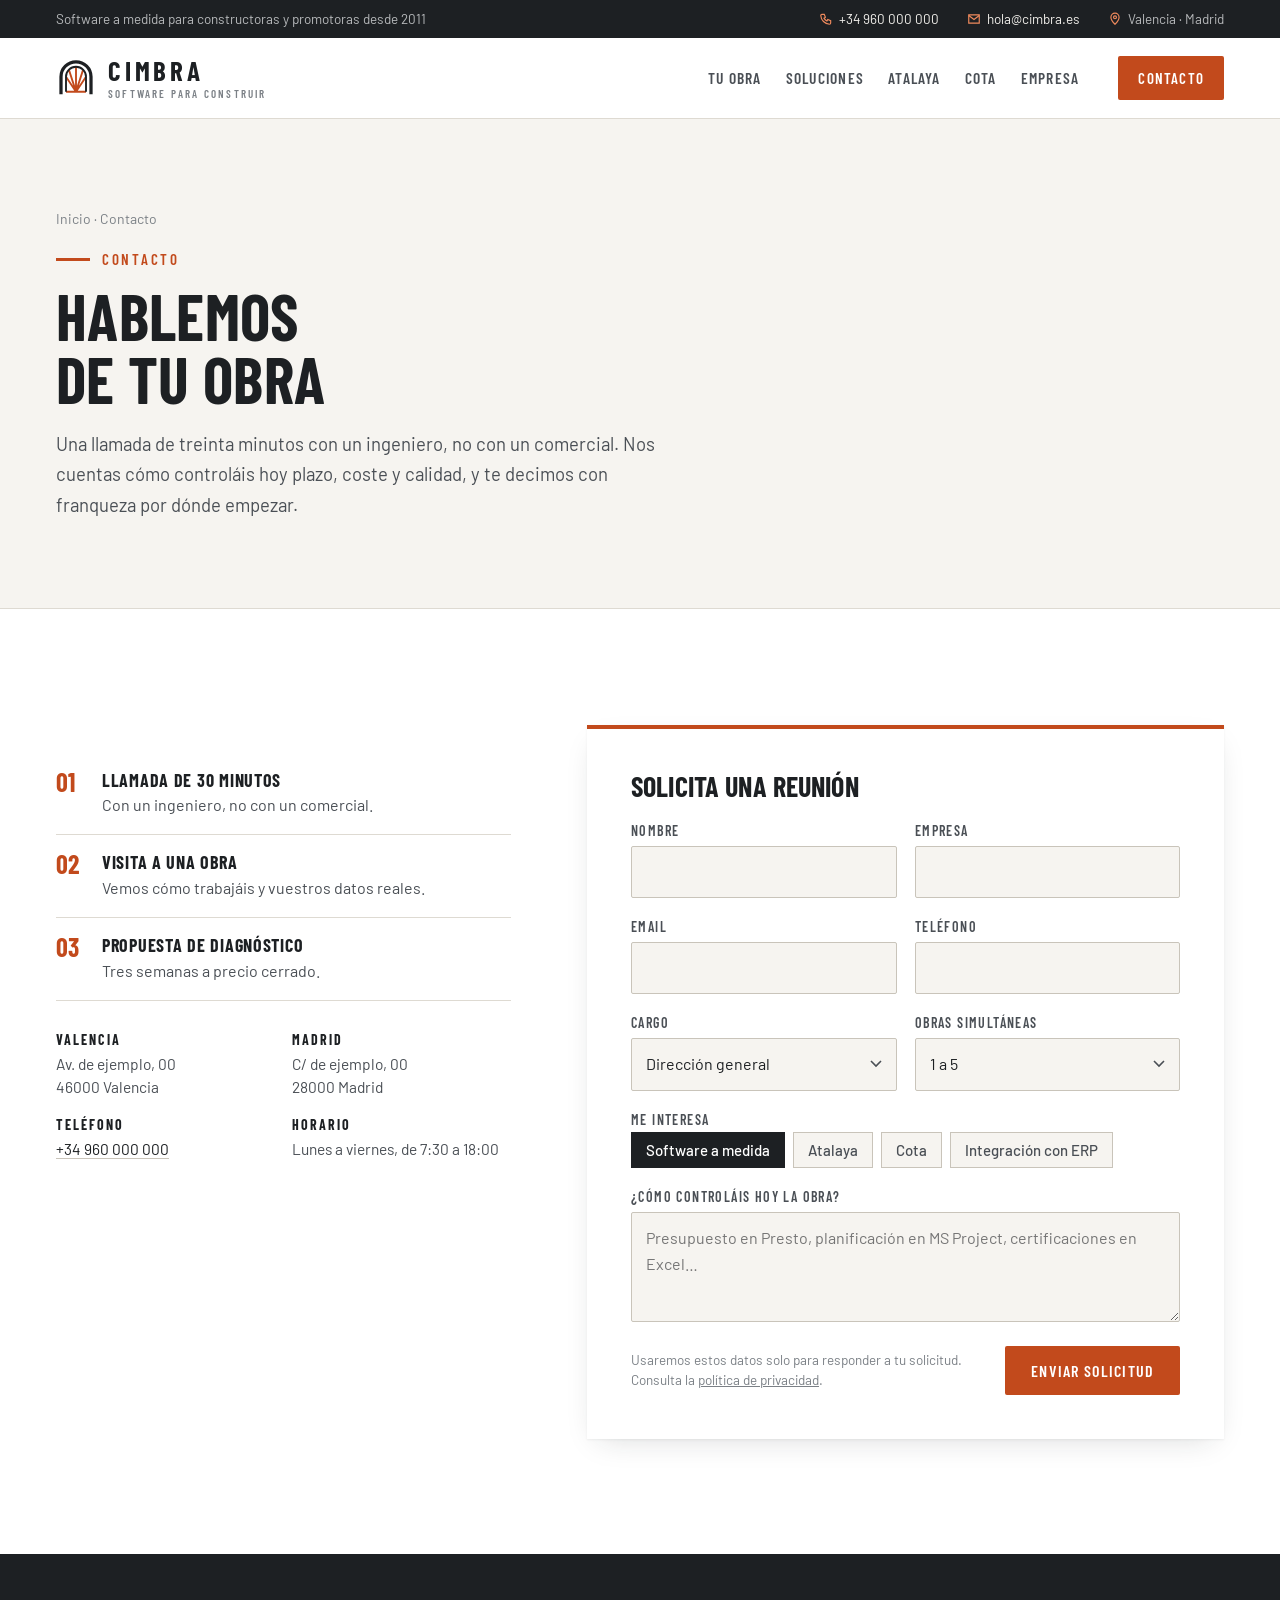
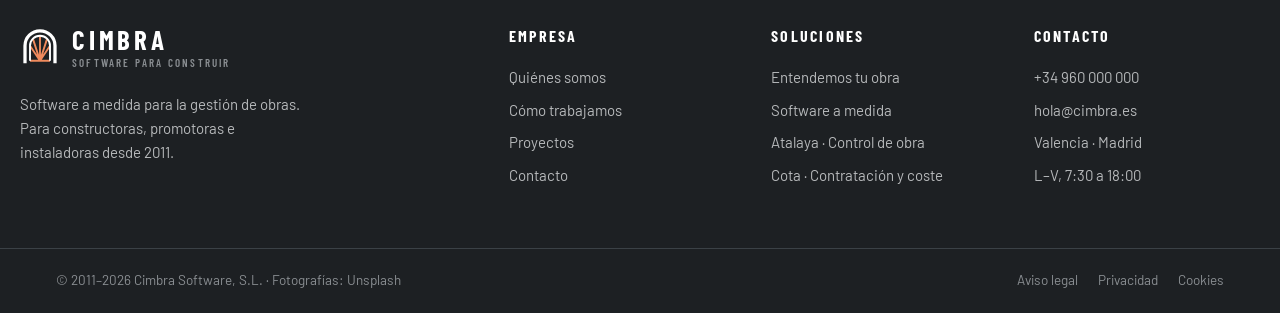
<file: contacto.html>
<!doctype html>
<html lang="es">
<head>
<meta charset="utf-8">
<meta name="viewport" content="width=device-width, initial-scale=1, viewport-fit=cover">
<title>Contacto · Cimbra</title>
<meta name="description" content="Solicita una reunión con un ingeniero de Cimbra. Teléfono, email y oficinas en Valencia y Madrid.">
<meta name="theme-color" content="#1d2023">
<meta property="og:title" content="Contacto · Cimbra">
<meta property="og:description" content="Solicita una reunión con un ingeniero de Cimbra. Teléfono, email y oficinas en Valencia y Madrid.">
<link rel="icon" href="assets/img/favicon.svg" type="image/svg+xml">
<link rel="preconnect" href="https://fonts.googleapis.com">
<link rel="preconnect" href="https://fonts.gstatic.com" crossorigin>
<link rel="preconnect" href="https://images.unsplash.com">
<link rel="stylesheet" href="https://fonts.googleapis.com/css2?family=Barlow+Condensed:wght@500;600;700&family=Barlow:ital,wght@0,400;0,500;0,600;1,400&display=swap">
<link rel="stylesheet" href="assets/css/site.css">
</head>
<body>
<a class="skip" href="#main">Saltar al contenido</a>
<!-- ══ Barra superior ══ -->
<div class="topbar">
  <div class="wrap">
    <span class="tb-msg">Software a medida para constructoras y promotoras desde 2011</span>
    <a href="tel:+34960000000"><svg viewBox="0 0 24 24" fill="none" stroke="currentColor" stroke-width="2"><path d="M5 4h4l2 5-2.5 1.5a11 11 0 0 0 5 5L15 13l5 2v4a2 2 0 0 1-2 2A16 16 0 0 1 3 6a2 2 0 0 1 2-2"/></svg>+34 960 000 000</a>
    <a href="mailto:hola@cimbra.es"><svg viewBox="0 0 24 24" fill="none" stroke="currentColor" stroke-width="2"><path d="M3 5h18v14H3z"/><path d="M3 6l9 7 9-7"/></svg>hola@cimbra.es</a>
    <span class="hide-m"><svg viewBox="0 0 24 24" fill="none" stroke="currentColor" stroke-width="2"><path d="M12 21s-7-6.5-7-12a7 7 0 0 1 14 0c0 5.5-7 12-7 12z"/><circle cx="12" cy="9" r="2.5"/></svg>Valencia · Madrid</span>
  </div>
</div>

<!-- ══ Cabecera ══ -->
<header class="hdr">
  <div class="wrap">
    <a class="brand" href="index.html" aria-label="Cimbra, inicio">
      <svg viewBox="0 0 32 32" aria-hidden="true"><path d="M4 29V15a12 12 0 0 1 24 0v14" fill="none" stroke="currentColor" stroke-width="2.6"/><path d="M8 27h16M16 27L8 15M16 27l-5.7-17.7M16 27V7M16 27l5.7-17.7M16 27l8-12" fill="none" stroke="#c24a1c" stroke-width="1.5"/><path d="M8 27V15a8 8 0 0 1 16 0v12" fill="none" stroke="currentColor" stroke-width="1.5"/></svg>
      <span><b>Cimbra</b><small>Software para construir</small></span>
    </a>
    <nav class="nav" aria-label="Principal">
      <a href="obra.html">Tu obra</a>
      <a href="soluciones.html">Soluciones</a>
      <a href="atalaya.html">Atalaya</a>
      <a href="cota.html">Cota</a>
      <a href="empresa.html">Empresa</a>
      <a class="btn nav-cta-m" href="contacto.html">Contacto</a>
    </nav>
    <a class="btn hdr-cta" href="contacto.html">Contacto</a>
    <button class="menu-btn" aria-label="Abrir menú" aria-expanded="false"><span></span><span></span><span></span></button>
  </div>
</header>

<main id="main">

<section class="page-head">
  <div class="wrap">
    <p class="crumbs"><a href="index.html">Inicio</a> · Contacto</p>
    <div class="sec-mark"><span class="t">Contacto</span></div>
    <h1>Hablemos de tu obra</h1>
    <p class="lede">Una llamada de treinta minutos con un ingeniero, no con un comercial. Nos cuentas cómo controláis hoy plazo, coste y calidad, y te decimos con franqueza por dónde empezar.</p>
  </div>
</section>
<section class="sec" id="formulario" aria-label="Contacto">
  <div class="wrap contact">
    <div>
      <ol class="c-steps">
        <li data-n="01"><span><b>Llamada de 30 minutos</b>Con un ingeniero, no con un comercial.</span></li>
        <li data-n="02"><span><b>Visita a una obra</b>Vemos cómo trabajáis y vuestros datos reales.</span></li>
        <li data-n="03"><span><b>Propuesta de diagnóstico</b>Tres semanas a precio cerrado.</span></li>
      </ol>
      <!-- Datos de contacto de ejemplo: sustituir por los reales -->
      <div class="c-direct">
        <div><b>Valencia</b>Av. de ejemplo, 00<br>46000 Valencia</div>
        <div><b>Madrid</b>C/ de ejemplo, 00<br>28000 Madrid</div>
        <div><b>Teléfono</b><a href="tel:+34960000000">+34 960 000 000</a></div>
        <div><b>Horario</b>Lunes a viernes, de 7:30 a 18:00</div>
      </div>
    </div>
    <form class="form" id="contact-form" novalidate aria-label="Formulario de contacto">
      <h3>Solicita una reunión</h3>
      <div class="fld"><label for="f-nombre">Nombre</label><input id="f-nombre" name="nombre" autocomplete="name" required></div>
      <div class="fld"><label for="f-empresa">Empresa</label><input id="f-empresa" name="empresa" autocomplete="organization" required></div>
      <div class="fld"><label for="f-email">Email</label><input id="f-email" name="email" type="email" autocomplete="email" required></div>
      <div class="fld"><label for="f-tel">Teléfono</label><input id="f-tel" name="telefono" type="tel" autocomplete="tel"></div>
      <div class="fld"><label for="f-cargo">Cargo</label><select id="f-cargo" name="cargo"><option>Dirección general</option><option>Project manager / Dirección de obra</option><option>Jefe de obra</option><option>Jefe de producción</option><option>Estudios y compras</option><option>Administración</option><option>Sistemas</option><option>Otro</option></select></div>
      <div class="fld"><label for="f-obras">Obras simultáneas</label><select id="f-obras" name="obras"><option>1 a 5</option><option>6 a 15</option><option>16 a 40</option><option>Más de 40</option></select></div>
      <fieldset class="fld full"><legend>Me interesa</legend>
        <div class="opts">
          <label><input type="checkbox" name="interes" value="medida" checked><span>Software a medida</span></label>
          <label><input type="checkbox" name="interes" value="atalaya"><span>Atalaya</span></label>
          <label><input type="checkbox" name="interes" value="cota"><span>Cota</span></label>
          <label><input type="checkbox" name="interes" value="integracion"><span>Integración con ERP</span></label>
        </div>
      </fieldset>
      <div class="fld full"><label for="f-msg">¿Cómo controláis hoy la obra?</label><textarea id="f-msg" name="mensaje" rows="3" placeholder="Presupuesto en Presto, planificación en MS Project, certificaciones en Excel…"></textarea></div>
      <div class="form-foot">
        <p>Usaremos estos datos solo para responder a tu solicitud. Consulta la <a href="#">política de privacidad</a>.</p>
        <button class="btn" type="submit">Enviar solicitud</button>
      </div>
      <div class="form-ok" tabindex="-1" role="status">Gracias. Un ingeniero del equipo te llamará en menos de 24 horas laborables.</div>
    </form>
  </div>
</section>
</main>

<!-- ══ Pie ══ -->
<footer class="foot">
  <div class="wrap foot-top">
    <div>
      <a class="brand" href="index.html" aria-label="Cimbra, inicio">
        <svg viewBox="0 0 32 32" aria-hidden="true"><path d="M4 29V15a12 12 0 0 1 24 0v14" fill="none" stroke="currentColor" stroke-width="2.6"/><path d="M8 27h16M16 27L8 15M16 27l-5.7-17.7M16 27V7M16 27l5.7-17.7M16 27l8-12" fill="none" stroke="#f08a5d" stroke-width="1.5"/><path d="M8 27V15a8 8 0 0 1 16 0v12" fill="none" stroke="currentColor" stroke-width="1.5"/></svg>
        <span><b>Cimbra</b><small>Software para construir</small></span>
      </a>
      <p>Software a medida para la gestión de obras. Para constructoras, promotoras e instaladoras desde 2011.</p>
    </div>
    <div><h4>Empresa</h4><ul><li><a href="empresa.html">Quiénes somos</a></li><li><a href="empresa.html#metodo">Cómo trabajamos</a></li><li><a href="empresa.html#proyectos">Proyectos</a></li><li><a href="contacto.html">Contacto</a></li></ul></div>
    <div><h4>Soluciones</h4><ul><li><a href="obra.html">Entendemos tu obra</a></li><li><a href="soluciones.html">Software a medida</a></li><li><a href="atalaya.html">Atalaya · Control de obra</a></li><li><a href="cota.html">Cota · Contratación y coste</a></li></ul></div>
    <div><h4>Contacto</h4><ul><li><a href="tel:+34960000000">+34 960 000 000</a></li><li><a href="mailto:hola@cimbra.es">hola@cimbra.es</a></li><li>Valencia · Madrid</li><li>L–V, 7:30 a 18:00</li></ul></div>
  </div>
  <div class="foot-bot">
    <div class="wrap">
      <span>© 2011–2026 Cimbra Software, S.L. · Fotografías: Unsplash</span>
      <nav aria-label="Legal"><a href="#">Aviso legal</a><a href="#">Privacidad</a><a href="#">Cookies</a></nav>
    </div>
  </div>
</footer>

<script src="assets/js/site.js"></script>
</body>
</html>
</file>
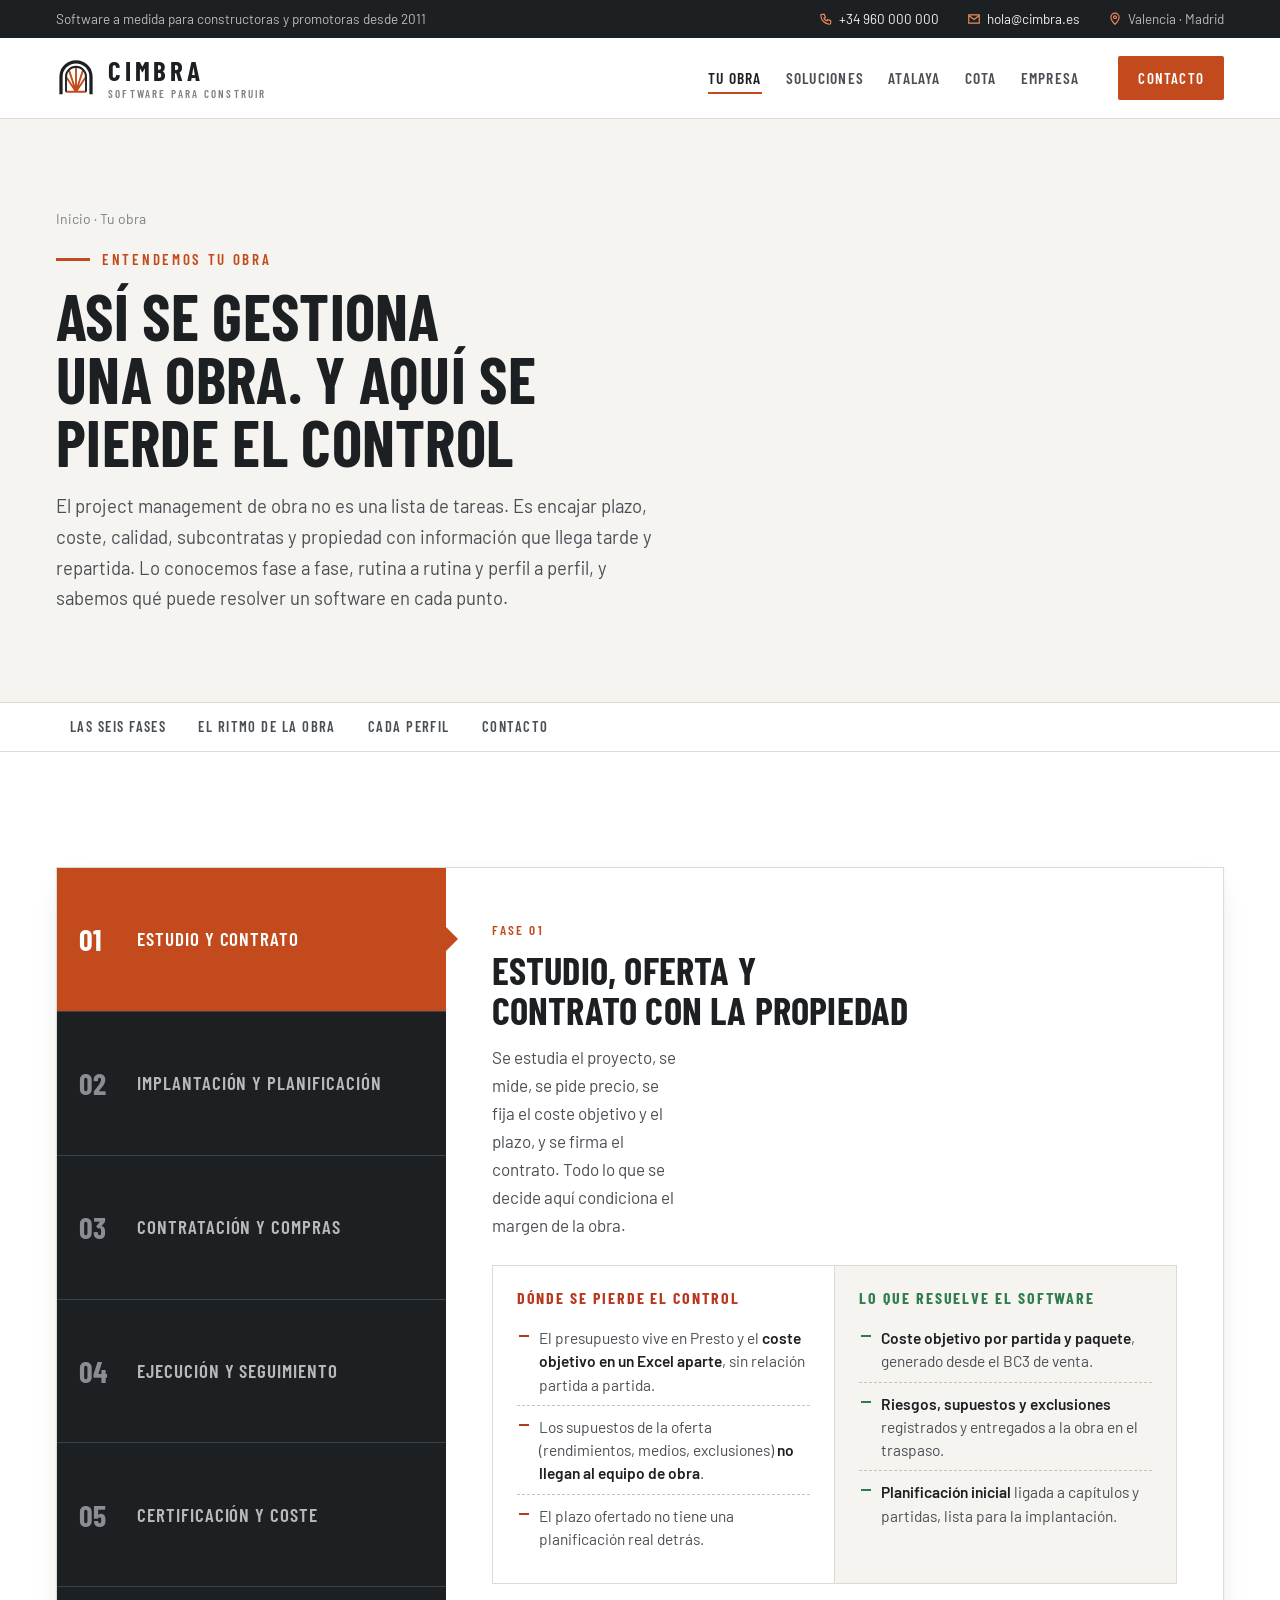
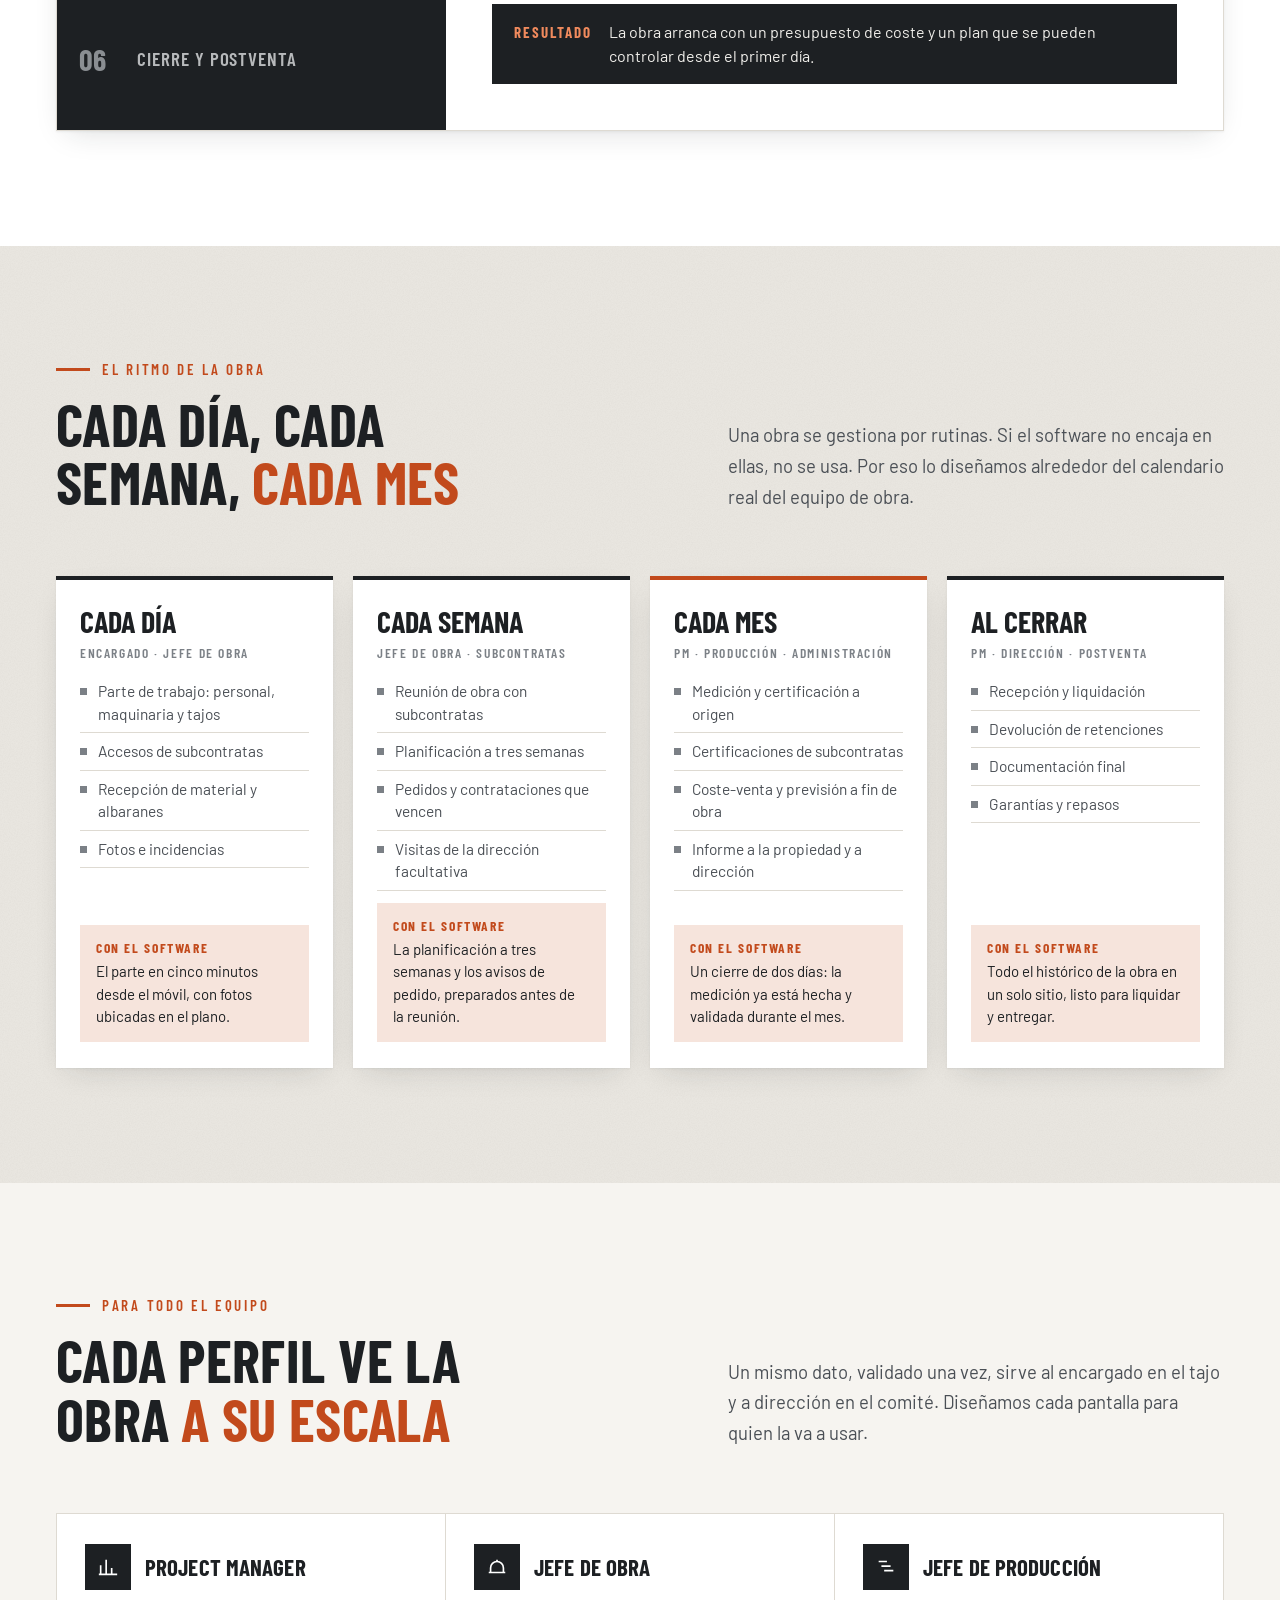
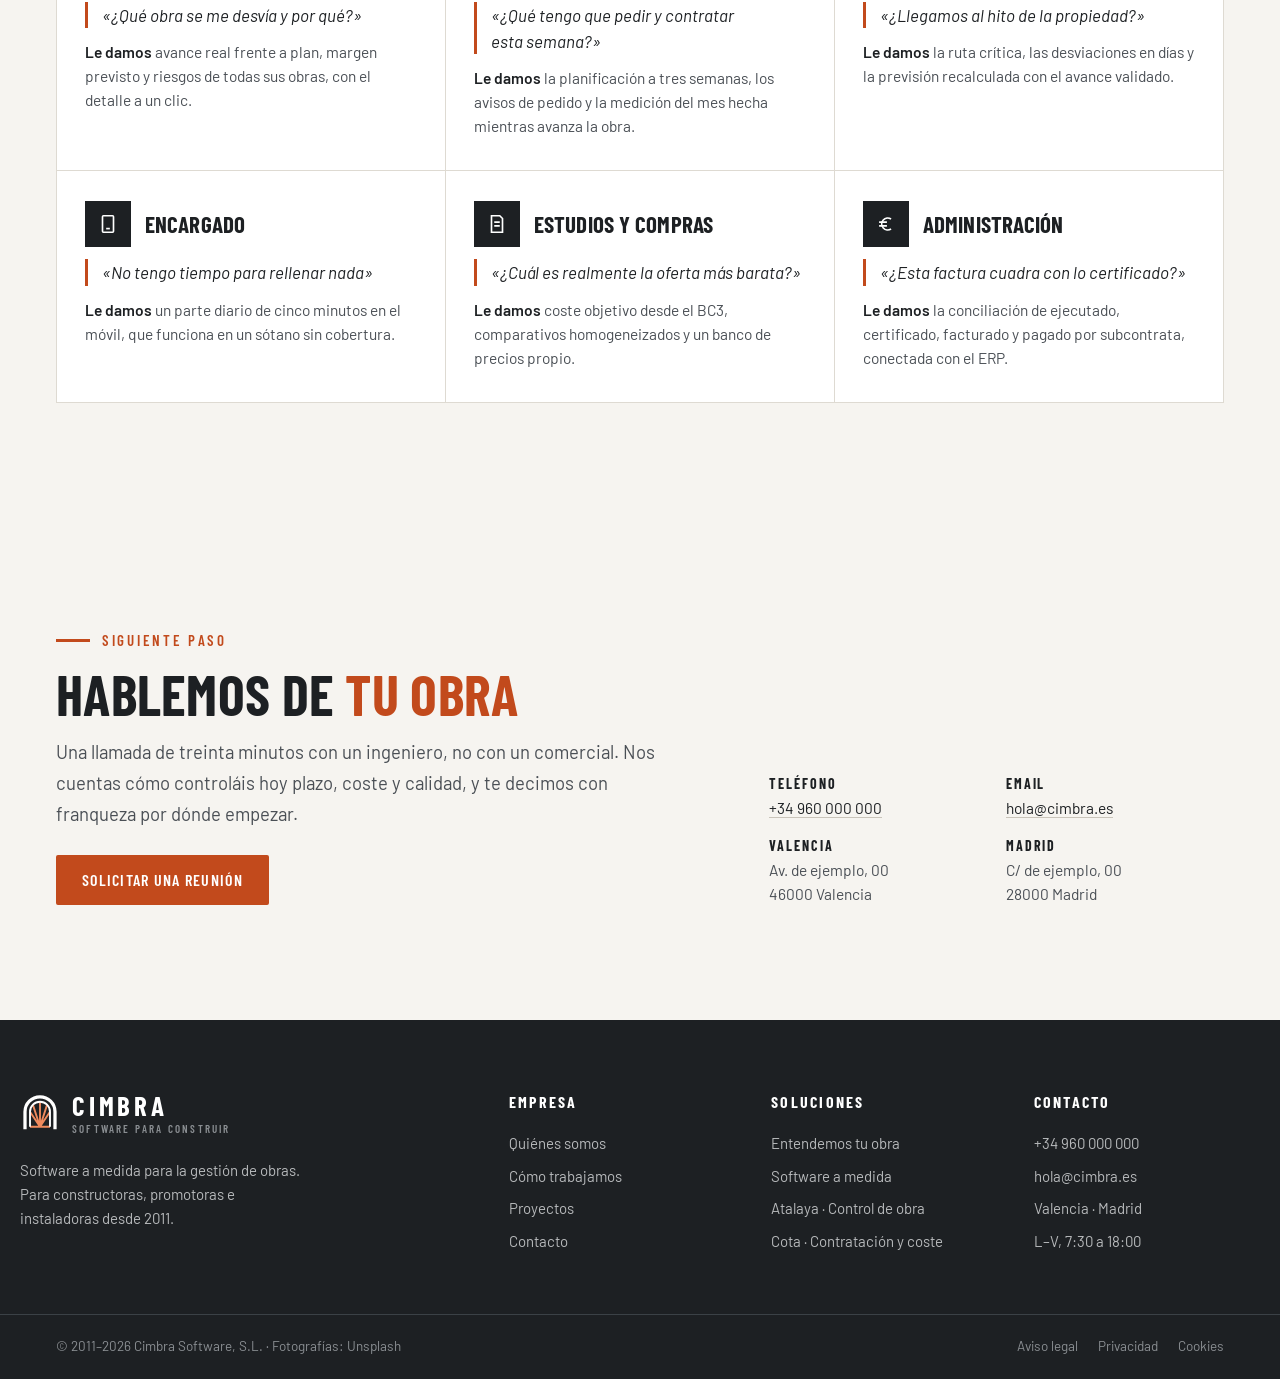
<file: obra.html>
<!doctype html>
<html lang="es">
<head>
<meta charset="utf-8">
<meta name="viewport" content="width=device-width, initial-scale=1, viewport-fit=cover">
<title>Entendemos tu obra · Cimbra</title>
<meta name="description" content="Las seis fases de una obra, el ritmo diario, semanal y mensual del equipo y lo que necesita cada perfil. Dónde se pierde el control y qué resuelve el software.">
<meta name="theme-color" content="#1d2023">
<meta property="og:title" content="Entendemos tu obra · Cimbra">
<meta property="og:description" content="Las seis fases de una obra, el ritmo diario, semanal y mensual del equipo y lo que necesita cada perfil. Dónde se pierde el control y qué resuelve el software.">
<link rel="icon" href="assets/img/favicon.svg" type="image/svg+xml">
<link rel="preconnect" href="https://fonts.googleapis.com">
<link rel="preconnect" href="https://fonts.gstatic.com" crossorigin>
<link rel="preconnect" href="https://images.unsplash.com">
<link rel="stylesheet" href="https://fonts.googleapis.com/css2?family=Barlow+Condensed:wght@500;600;700&family=Barlow:ital,wght@0,400;0,500;0,600;1,400&display=swap">
<link rel="stylesheet" href="assets/css/site.css">
</head>
<body>
<a class="skip" href="#main">Saltar al contenido</a>
<!-- ══ Barra superior ══ -->
<div class="topbar">
  <div class="wrap">
    <span class="tb-msg">Software a medida para constructoras y promotoras desde 2011</span>
    <a href="tel:+34960000000"><svg viewBox="0 0 24 24" fill="none" stroke="currentColor" stroke-width="2"><path d="M5 4h4l2 5-2.5 1.5a11 11 0 0 0 5 5L15 13l5 2v4a2 2 0 0 1-2 2A16 16 0 0 1 3 6a2 2 0 0 1 2-2"/></svg>+34 960 000 000</a>
    <a href="mailto:hola@cimbra.es"><svg viewBox="0 0 24 24" fill="none" stroke="currentColor" stroke-width="2"><path d="M3 5h18v14H3z"/><path d="M3 6l9 7 9-7"/></svg>hola@cimbra.es</a>
    <span class="hide-m"><svg viewBox="0 0 24 24" fill="none" stroke="currentColor" stroke-width="2"><path d="M12 21s-7-6.5-7-12a7 7 0 0 1 14 0c0 5.5-7 12-7 12z"/><circle cx="12" cy="9" r="2.5"/></svg>Valencia · Madrid</span>
  </div>
</div>

<!-- ══ Cabecera ══ -->
<header class="hdr">
  <div class="wrap">
    <a class="brand" href="index.html" aria-label="Cimbra, inicio">
      <svg viewBox="0 0 32 32" aria-hidden="true"><path d="M4 29V15a12 12 0 0 1 24 0v14" fill="none" stroke="currentColor" stroke-width="2.6"/><path d="M8 27h16M16 27L8 15M16 27l-5.7-17.7M16 27V7M16 27l5.7-17.7M16 27l8-12" fill="none" stroke="#c24a1c" stroke-width="1.5"/><path d="M8 27V15a8 8 0 0 1 16 0v12" fill="none" stroke="currentColor" stroke-width="1.5"/></svg>
      <span><b>Cimbra</b><small>Software para construir</small></span>
    </a>
    <nav class="nav" aria-label="Principal">
      <a href="obra.html" aria-current="page">Tu obra</a>
      <a href="soluciones.html">Soluciones</a>
      <a href="atalaya.html">Atalaya</a>
      <a href="cota.html">Cota</a>
      <a href="empresa.html">Empresa</a>
      <a class="btn nav-cta-m" href="contacto.html">Contacto</a>
    </nav>
    <a class="btn hdr-cta" href="contacto.html">Contacto</a>
    <button class="menu-btn" aria-label="Abrir menú" aria-expanded="false"><span></span><span></span><span></span></button>
  </div>
</header>

<main id="main">

<section class="page-head">
  <div class="wrap">
    <p class="crumbs"><a href="index.html">Inicio</a> · Tu obra</p>
    <div class="sec-mark"><span class="t">Entendemos tu obra</span></div>
    <h1>Así se gestiona una obra. Y aquí se pierde el control</h1>
    <p class="lede">El project management de obra no es una lista de tareas. Es encajar plazo, coste, calidad, subcontratas y propiedad con información que llega tarde y repartida. Lo conocemos fase a fase, rutina a rutina y perfil a perfil, y sabemos qué puede resolver un software en cada punto.</p>
  </div>
</section>
<nav class="subnav" aria-label="Secciones"><div class="wrap"><a href="#obra">Las seis fases</a><a href="#ritmo">El ritmo de la obra</a><a href="#perfiles">Cada perfil</a><a href="#contacto">Contacto</a></div></nav>
<section class="sec" id="obra" aria-labelledby="ob-t">
  <div class="wrap">

    <div class="phases rv">
      <div class="ph-tabs" role="tablist" aria-label="Fases de una obra" aria-orientation="vertical">
        <button class="ph-tab" role="tab" id="pt-1" aria-controls="pp-1"><span class="n">01</span><span class="t">Estudio y contrato</span></button>
        <button class="ph-tab" role="tab" id="pt-2" aria-controls="pp-2"><span class="n">02</span><span class="t">Implantación y planificación</span></button>
        <button class="ph-tab" role="tab" id="pt-3" aria-controls="pp-3"><span class="n">03</span><span class="t">Contratación y compras</span></button>
        <button class="ph-tab" role="tab" id="pt-4" aria-controls="pp-4"><span class="n">04</span><span class="t">Ejecución y seguimiento</span></button>
        <button class="ph-tab" role="tab" id="pt-5" aria-controls="pp-5"><span class="n">05</span><span class="t">Certificación y coste</span></button>
        <button class="ph-tab" role="tab" id="pt-6" aria-controls="pp-6"><span class="n">06</span><span class="t">Cierre y postventa</span></button>
      </div>

      <div class="ph-panel" role="tabpanel" id="pp-1" aria-labelledby="pt-1">
        <span class="label">Fase 01</span>
        <h3>Estudio, oferta y contrato con la propiedad</h3>
        <p class="what">Se estudia el proyecto, se mide, se pide precio, se fija el coste objetivo y el plazo, y se firma el contrato. Todo lo que se decide aquí condiciona el margen de la obra.</p>
        <div class="ph-cols">
          <div class="pain"><h4>Dónde se pierde el control</h4><ul><li>El presupuesto vive en Presto y el <b>coste objetivo en un Excel aparte</b>, sin relación partida a partida.</li><li>Los supuestos de la oferta (rendimientos, medios, exclusiones) <b>no llegan al equipo de obra</b>.</li><li>El plazo ofertado no tiene una planificación real detrás.</li></ul></div>
          <div class="fix"><h4>Lo que resuelve el software</h4><ul><li><b>Coste objetivo por partida y paquete</b>, generado desde el BC3 de venta.</li><li><b>Riesgos, supuestos y exclusiones</b> registrados y entregados a la obra en el traspaso.</li><li><b>Planificación inicial</b> ligada a capítulos y partidas, lista para la implantación.</li></ul></div>
        </div>
        <p class="ph-result"><b>Resultado</b><span>La obra arranca con un presupuesto de coste y un plan que se pueden controlar desde el primer día.</span></p>
      </div>

      <div class="ph-panel" role="tabpanel" id="pp-2" aria-labelledby="pt-2">
        <span class="label">Fase 02</span>
        <h3>Implantación y planificación de obra</h3>
        <p class="what">El jefe de obra recibe la obra, organiza la implantación y baja la planificación a detalle: tajos, secuencia por plantas o tramos, plan de contratación y plan de suministros.</p>
        <div class="ph-cols">
          <div class="pain"><h4>Dónde se pierde el control</h4><ul><li>Un <b>Gantt que se aprueba y no se vuelve a actualizar</b>; la previsión real está en la cabeza del jefe de obra.</li><li>El <b>plan de contratación</b> no tiene fechas límite por paquete.</li><li>Los pedidos se lanzan tarde porque nadie cruza la planificación con los <b>plazos de suministro</b>.</li></ul></div>
          <div class="fix"><h4>Lo que resuelve el software</h4><ul><li><b>Plan aprobado frente a previsión</b>: la línea base solo cambia con aprobación, la previsión se recalcula sola.</li><li><b>Plan de contratación</b> con fecha límite de adjudicación por paquete.</li><li><b>Fecha de pedido</b> = fecha de necesidad − plazo de suministro − margen, con aviso automático.</li></ul></div>
        </div>
        <p class="ph-result"><b>Resultado</b><span>Sabes qué hay que contratar y pedir esta semana para no parar la obra dentro de un mes.</span></p>
      </div>

      <div class="ph-panel" role="tabpanel" id="pp-3" aria-labelledby="pt-3">
        <span class="label">Fase 03</span>
        <h3>Contratación de subcontratas y compras</h3>
        <p class="what">Se piden ofertas por paquetes, se comparan, se negocian y se adjudican. Después vienen los contratos, los pedidos y la documentación de cada empresa para poder entrar en obra.</p>
        <div class="ph-cols">
          <div class="pain"><h4>Dónde se pierde el control</h4><ul><li>Ofertas en PDF pasadas a mano a una hoja; <b>comparativos que no comparan lo mismo</b>.</li><li>Lo contratado <b>no se vuelve a cruzar con el coste objetivo</b>.</li><li>Subcontratas que entran en obra con la <b>documentación de CAE y REA caducada</b>.</li></ul></div>
          <div class="fix"><h4>Lo que resuelve el software</h4><ul><li><b>Comparativos homogeneizados</b> partida a partida contra el coste objetivo.</li><li><b>Contratos y pedidos</b> generados con retenciones, anticipos y condiciones de pago.</li><li><b>Control documental CAE</b> con caducidades, avisos y bloqueo de acceso.</li></ul></div>
        </div>
        <p class="ph-result"><b>Resultado</b><span>Cada euro contratado se compara con lo que debía costar, antes de firmarlo.</span></p>
      </div>

      <div class="ph-panel" role="tabpanel" id="pp-4" aria-labelledby="pt-4">
        <span class="label">Fase 04</span>
        <h3>Ejecución y seguimiento</h3>
        <p class="what">El día a día: partes de trabajo, reunión semanal con subcontratas, avance de tajos, control de calidad, seguridad, incidencias y órdenes de la dirección facultativa.</p>
        <div class="ph-cols">
          <div class="pain"><h4>Dónde se pierde el control</h4><ul><li>El avance se estima <b>a ojo a final de mes</b>, no cuando ocurre.</li><li><b>Fotos sin ubicación</b> en el móvil del encargado y en grupos de WhatsApp.</li><li>Incidencias, órdenes de cambio y contradictorios <b>perdidos entre correos y actas</b>.</li></ul></div>
          <div class="fix"><h4>Lo que resuelve el software</h4><ul><li><b>Avance por partida, zona y etapa</b>, validado con evidencias y, si hay BIM, sobre el modelo.</li><li><b>Partes diarios desde el móvil</b>, también sin cobertura, con fotos ubicadas en plano.</li><li><b>Órdenes de cambio y contradictorios</b> trazados desde la orden hasta su precio y su certificación.</li></ul></div>
        </div>
        <p class="ph-result"><b>Resultado</b><span>Las desviaciones de plazo aparecen cuando todavía tienen arreglo, no en el cierre.</span></p>
      </div>

      <div class="ph-panel" role="tabpanel" id="pp-5" aria-labelledby="pt-5">
        <span class="label">Fase 05</span>
        <h3>Medición, certificación y coste</h3>
        <p class="what">El cierre de cada mes: medición a origen, certificación al cliente, certificaciones de subcontratas con sus retenciones, conciliación de facturas, coste-venta e informe a la propiedad y a dirección.</p>
        <div class="ph-cols">
          <div class="pain"><h4>Dónde se pierde el control</h4><ul><li>La certificación se <b>reconstruye cada mes en Excel</b>, copiando la del mes anterior.</li><li>Facturas de subcontratas que <b>no cuadran con lo certificado</b>.</li><li>El margen real de la obra se conoce <b>tarde, y a veces al liquidarla</b>.</li></ul></div>
          <div class="fix"><h4>Lo que resuelve el software</h4><ul><li><b>Certificación a origen generada</b> desde lo medido y validado, con GG, BI, retención e IVA.</li><li><b>Certificaciones de subcontrata</b> con retenciones, anticipos y conciliación con su factura.</li><li><b>Coste-venta mensual</b> y previsión de margen a fin de obra por capítulo.</li></ul></div>
        </div>
        <p class="ph-result"><b>Resultado</b><span>Un cierre de mes de dos días en lugar de seis, con cifras que se pueden defender.</span></p>
      </div>

      <div class="ph-panel" role="tabpanel" id="pp-6" aria-labelledby="pt-6">
        <span class="label">Fase 06</span>
        <h3>Cierre, entrega y postventa</h3>
        <p class="what">Recepción de la obra, liquidaciones con la propiedad y con subcontratas, devolución de retenciones, documentación final, Libro del Edificio y atención de garantías.</p>
        <div class="ph-cols">
          <div class="pain"><h4>Dónde se pierde el control</h4><ul><li><b>Liquidaciones que se alargan meses</b> por falta de histórico del contrato.</li><li>Documentación final reunida <b>a última hora</b>, carpeta a carpeta.</li><li>Repasos e incidencias de postventa en <b>hojas sueltas</b>.</li></ul></div>
          <div class="fix"><h4>Lo que resuelve el software</h4><ul><li><b>Liquidación con todo el histórico</b>: contrato, modificados, certificaciones y retenciones.</li><li><b>Documentación final y Libro del Edificio</b> generados desde la propia obra.</li><li><b>Postventa por vivienda</b> sobre plano, con garantías LOE a 1, 3 y 10 años.</li></ul></div>
        </div>
        <p class="ph-result"><b>Resultado</b><span>La obra se cierra en semanas y la postventa no se come el margen que quedaba.</span></p>
      </div>
    </div>
  </div>
</section>
<section class="sec concrete" id="ritmo" aria-labelledby="ri-t">
  <div class="wrap">
    <div class="sec-head">
      <div>
        <div class="sec-mark"><span class="t">El ritmo de la obra</span></div>
        <h2 class="h2 rv" id="ri-t">Cada día, cada semana, <em class="s">cada mes</em></h2>
      </div>
      <p class="lede rv" style="--d:120ms">Una obra se gestiona por rutinas. Si el software no encaja en ellas, no se usa. Por eso lo diseñamos alrededor del calendario real del equipo de obra.</p>
    </div>
    <div class="rhythm">
      <article class="rh rv"><span class="when">Cada día</span><span class="who">Encargado · Jefe de obra</span><ul><li>Parte de trabajo: personal, maquinaria y tajos</li><li>Accesos de subcontratas</li><li>Recepción de material y albaranes</li><li>Fotos e incidencias</li></ul><p class="with"><b>Con el software</b>El parte en cinco minutos desde el móvil, con fotos ubicadas en el plano.</p></article>
      <article class="rh rv" style="--d:80ms"><span class="when">Cada semana</span><span class="who">Jefe de obra · Subcontratas</span><ul><li>Reunión de obra con subcontratas</li><li>Planificación a tres semanas</li><li>Pedidos y contrataciones que vencen</li><li>Visitas de la dirección facultativa</li></ul><p class="with"><b>Con el software</b>La planificación a tres semanas y los avisos de pedido, preparados antes de la reunión.</p></article>
      <article class="rh key rv" style="--d:160ms"><span class="when">Cada mes</span><span class="who">PM · Producción · Administración</span><ul><li>Medición y certificación a origen</li><li>Certificaciones de subcontratas</li><li>Coste-venta y previsión a fin de obra</li><li>Informe a la propiedad y a dirección</li></ul><p class="with"><b>Con el software</b>Un cierre de dos días: la medición ya está hecha y validada durante el mes.</p></article>
      <article class="rh rv" style="--d:240ms"><span class="when">Al cerrar</span><span class="who">PM · Dirección · Postventa</span><ul><li>Recepción y liquidación</li><li>Devolución de retenciones</li><li>Documentación final</li><li>Garantías y repasos</li></ul><p class="with"><b>Con el software</b>Todo el histórico de la obra en un solo sitio, listo para liquidar y entregar.</p></article>
    </div>
  </div>
</section>
<section class="sec bone" id="perfiles" aria-labelledby="pe-t">
  <div class="wrap">
    <div class="sec-head">
      <div>
        <div class="sec-mark"><span class="t">Para todo el equipo</span></div>
        <h2 class="h2 rv" id="pe-t">Cada perfil ve la obra <em class="s">a su escala</em></h2>
      </div>
      <p class="lede rv" style="--d:120ms">Un mismo dato, validado una vez, sirve al encargado en el tajo y a dirección en el comité. Diseñamos cada pantalla para quien la va a usar.</p>
    </div>
    <div class="profiles rv">
      <article class="pf"><div class="pf-top"><span class="ic"><svg viewBox="0 0 24 24" fill="none" stroke="currentColor" stroke-width="1.8"><path d="M4 20V10M10 20V4M16 20v-7M22 20H2"/></svg></span><h3>Project manager</h3></div><p class="q">«¿Qué obra se me desvía y por qué?»</p><p><b>Le damos</b> avance real frente a plan, margen previsto y riesgos de todas sus obras, con el detalle a un clic.</p></article>
      <article class="pf"><div class="pf-top"><span class="ic"><svg viewBox="0 0 24 24" fill="none" stroke="currentColor" stroke-width="1.8"><path d="M3 18h18M5 18v-5a7 7 0 0 1 14 0v5"/><path d="M12 6V4"/></svg></span><h3>Jefe de obra</h3></div><p class="q">«¿Qué tengo que pedir y contratar esta semana?»</p><p><b>Le damos</b> la planificación a tres semanas, los avisos de pedido y la medición del mes hecha mientras avanza la obra.</p></article>
      <article class="pf"><div class="pf-top"><span class="ic"><svg viewBox="0 0 24 24" fill="none" stroke="currentColor" stroke-width="1.8"><path d="M4 6h9M7 11h10M10 16h10"/></svg></span><h3>Jefe de producción</h3></div><p class="q">«¿Llegamos al hito de la propiedad?»</p><p><b>Le damos</b> la ruta crítica, las desviaciones en días y la previsión recalculada con el avance validado.</p></article>
      <article class="pf"><div class="pf-top"><span class="ic"><svg viewBox="0 0 24 24" fill="none" stroke="currentColor" stroke-width="1.8"><rect x="6" y="3" width="12" height="18" rx="1"/><path d="M10 17h4"/></svg></span><h3>Encargado</h3></div><p class="q">«No tengo tiempo para rellenar nada»</p><p><b>Le damos</b> un parte diario de cinco minutos en el móvil, que funciona en un sótano sin cobertura.</p></article>
      <article class="pf"><div class="pf-top"><span class="ic"><svg viewBox="0 0 24 24" fill="none" stroke="currentColor" stroke-width="1.8"><path d="M6 3h9l3 3v15H6z"/><path d="M9 10h6M9 14h6"/></svg></span><h3>Estudios y compras</h3></div><p class="q">«¿Cuál es realmente la oferta más barata?»</p><p><b>Le damos</b> coste objetivo desde el BC3, comparativos homogeneizados y un banco de precios propio.</p></article>
      <article class="pf"><div class="pf-top"><span class="ic"><svg viewBox="0 0 24 24" fill="none" stroke="currentColor" stroke-width="1.8"><path d="M17.5 6.6A6.5 6.5 0 1 0 17.5 17.4"/><path d="M4.5 10h8.5M4.5 14h8.5"/></svg></span><h3>Administración</h3></div><p class="q">«¿Esta factura cuadra con lo certificado?»</p><p><b>Le damos</b> la conciliación de ejecutado, certificado, facturado y pagado por subcontrata, conectada con el ERP.</p></article>
    </div>
  </div>
</section>
<!-- ══ Cierre ══ -->
<section class="sec bone" id="contacto" aria-labelledby="ct-t">
  <div class="wrap closing">
    <div>
      <div class="sec-mark"><span class="t">Siguiente paso</span></div>
      <h2 id="ct-t">Hablemos de <em class="s">tu obra</em></h2>
      <p class="lede">Una llamada de treinta minutos con un ingeniero, no con un comercial. Nos cuentas cómo controláis hoy plazo, coste y calidad, y te decimos con franqueza por dónde empezar.</p>
      <div class="hero-cta"><a class="btn" href="contacto.html">Solicitar una reunión</a></div>
    </div>
    <div class="c-direct">
      <div><b>Teléfono</b><a href="tel:+34960000000">+34 960 000 000</a></div>
      <div><b>Email</b><a href="mailto:hola@cimbra.es">hola@cimbra.es</a></div>
      <div><b>Valencia</b>Av. de ejemplo, 00<br>46000 Valencia</div>
      <div><b>Madrid</b>C/ de ejemplo, 00<br>28000 Madrid</div>
    </div>
  </div>
</section>

</main>

<!-- ══ Pie ══ -->
<footer class="foot">
  <div class="wrap foot-top">
    <div>
      <a class="brand" href="index.html" aria-label="Cimbra, inicio">
        <svg viewBox="0 0 32 32" aria-hidden="true"><path d="M4 29V15a12 12 0 0 1 24 0v14" fill="none" stroke="currentColor" stroke-width="2.6"/><path d="M8 27h16M16 27L8 15M16 27l-5.7-17.7M16 27V7M16 27l5.7-17.7M16 27l8-12" fill="none" stroke="#f08a5d" stroke-width="1.5"/><path d="M8 27V15a8 8 0 0 1 16 0v12" fill="none" stroke="currentColor" stroke-width="1.5"/></svg>
        <span><b>Cimbra</b><small>Software para construir</small></span>
      </a>
      <p>Software a medida para la gestión de obras. Para constructoras, promotoras e instaladoras desde 2011.</p>
    </div>
    <div><h4>Empresa</h4><ul><li><a href="empresa.html">Quiénes somos</a></li><li><a href="empresa.html#metodo">Cómo trabajamos</a></li><li><a href="empresa.html#proyectos">Proyectos</a></li><li><a href="contacto.html">Contacto</a></li></ul></div>
    <div><h4>Soluciones</h4><ul><li><a href="obra.html">Entendemos tu obra</a></li><li><a href="soluciones.html">Software a medida</a></li><li><a href="atalaya.html">Atalaya · Control de obra</a></li><li><a href="cota.html">Cota · Contratación y coste</a></li></ul></div>
    <div><h4>Contacto</h4><ul><li><a href="tel:+34960000000">+34 960 000 000</a></li><li><a href="mailto:hola@cimbra.es">hola@cimbra.es</a></li><li>Valencia · Madrid</li><li>L–V, 7:30 a 18:00</li></ul></div>
  </div>
  <div class="foot-bot">
    <div class="wrap">
      <span>© 2011–2026 Cimbra Software, S.L. · Fotografías: Unsplash</span>
      <nav aria-label="Legal"><a href="#">Aviso legal</a><a href="#">Privacidad</a><a href="#">Cookies</a></nav>
    </div>
  </div>
</footer>

<script src="assets/js/site.js"></script>
</body>
</html>
</file>
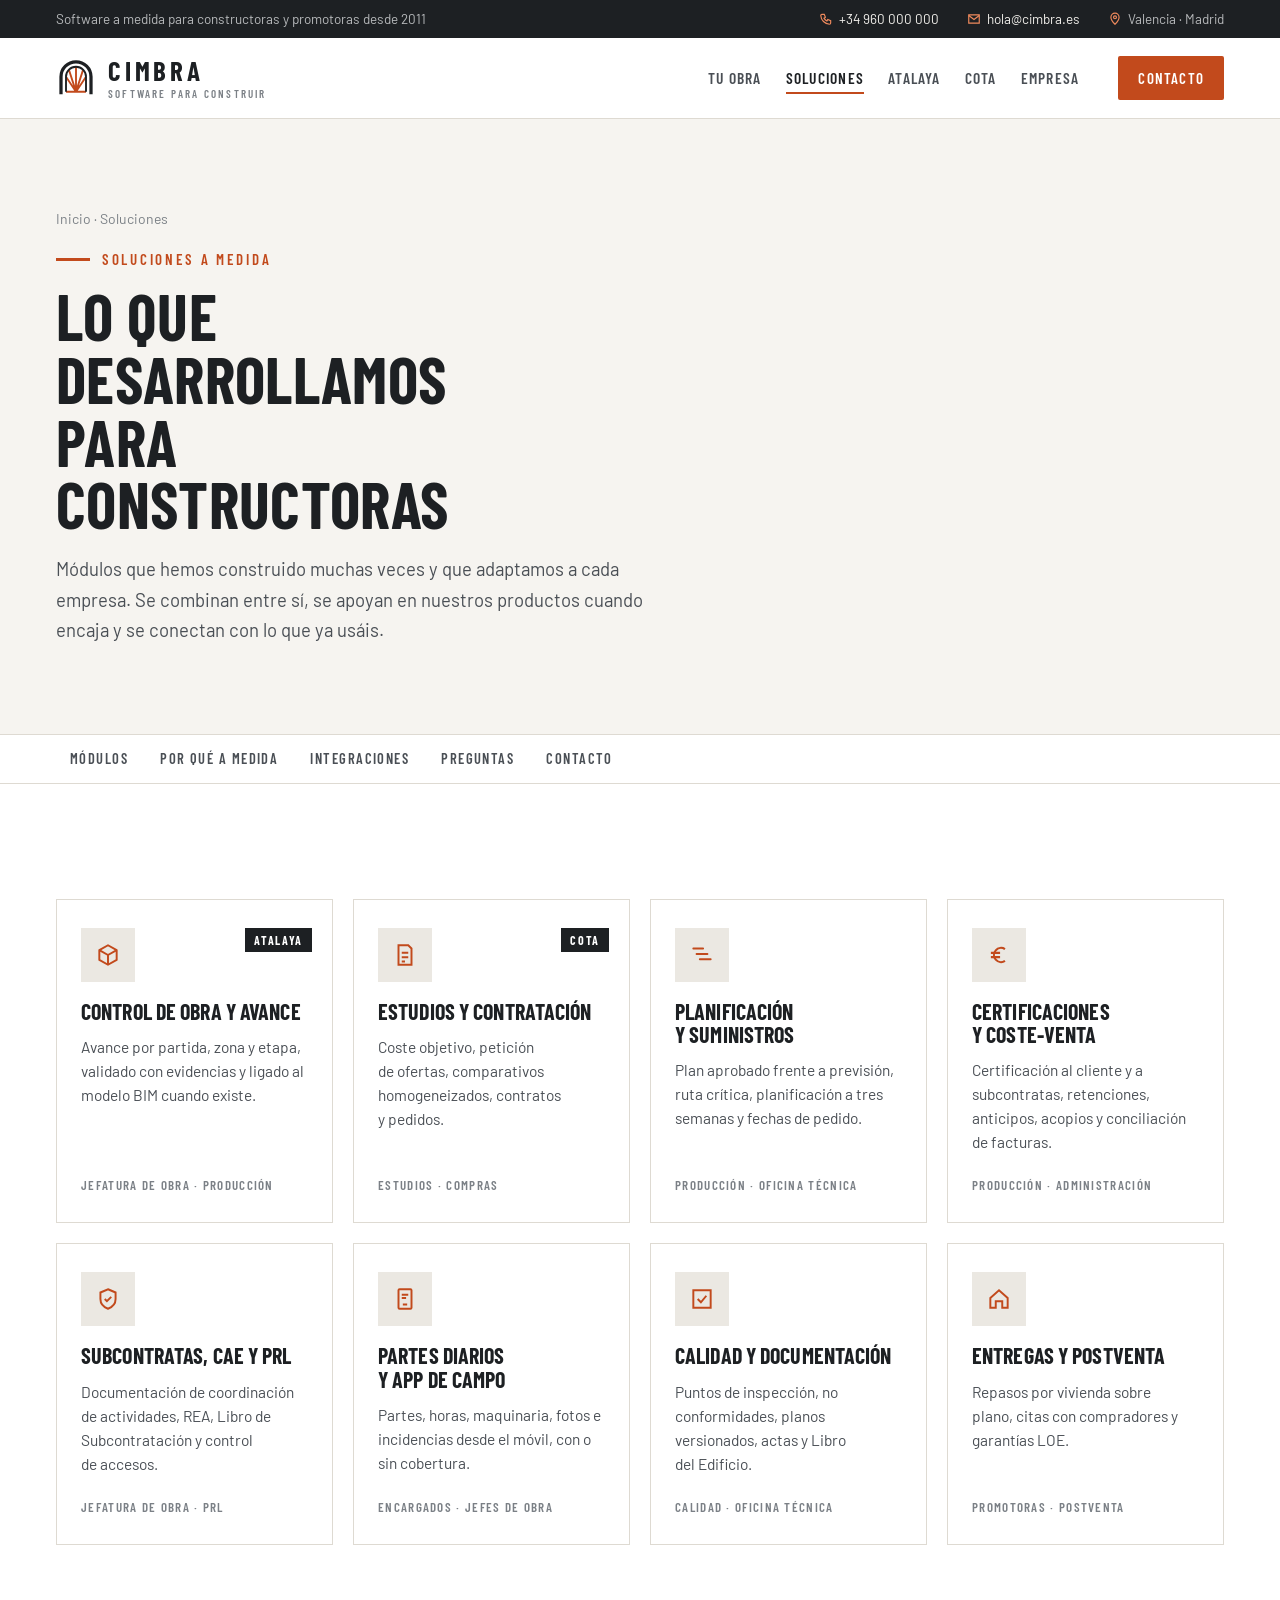
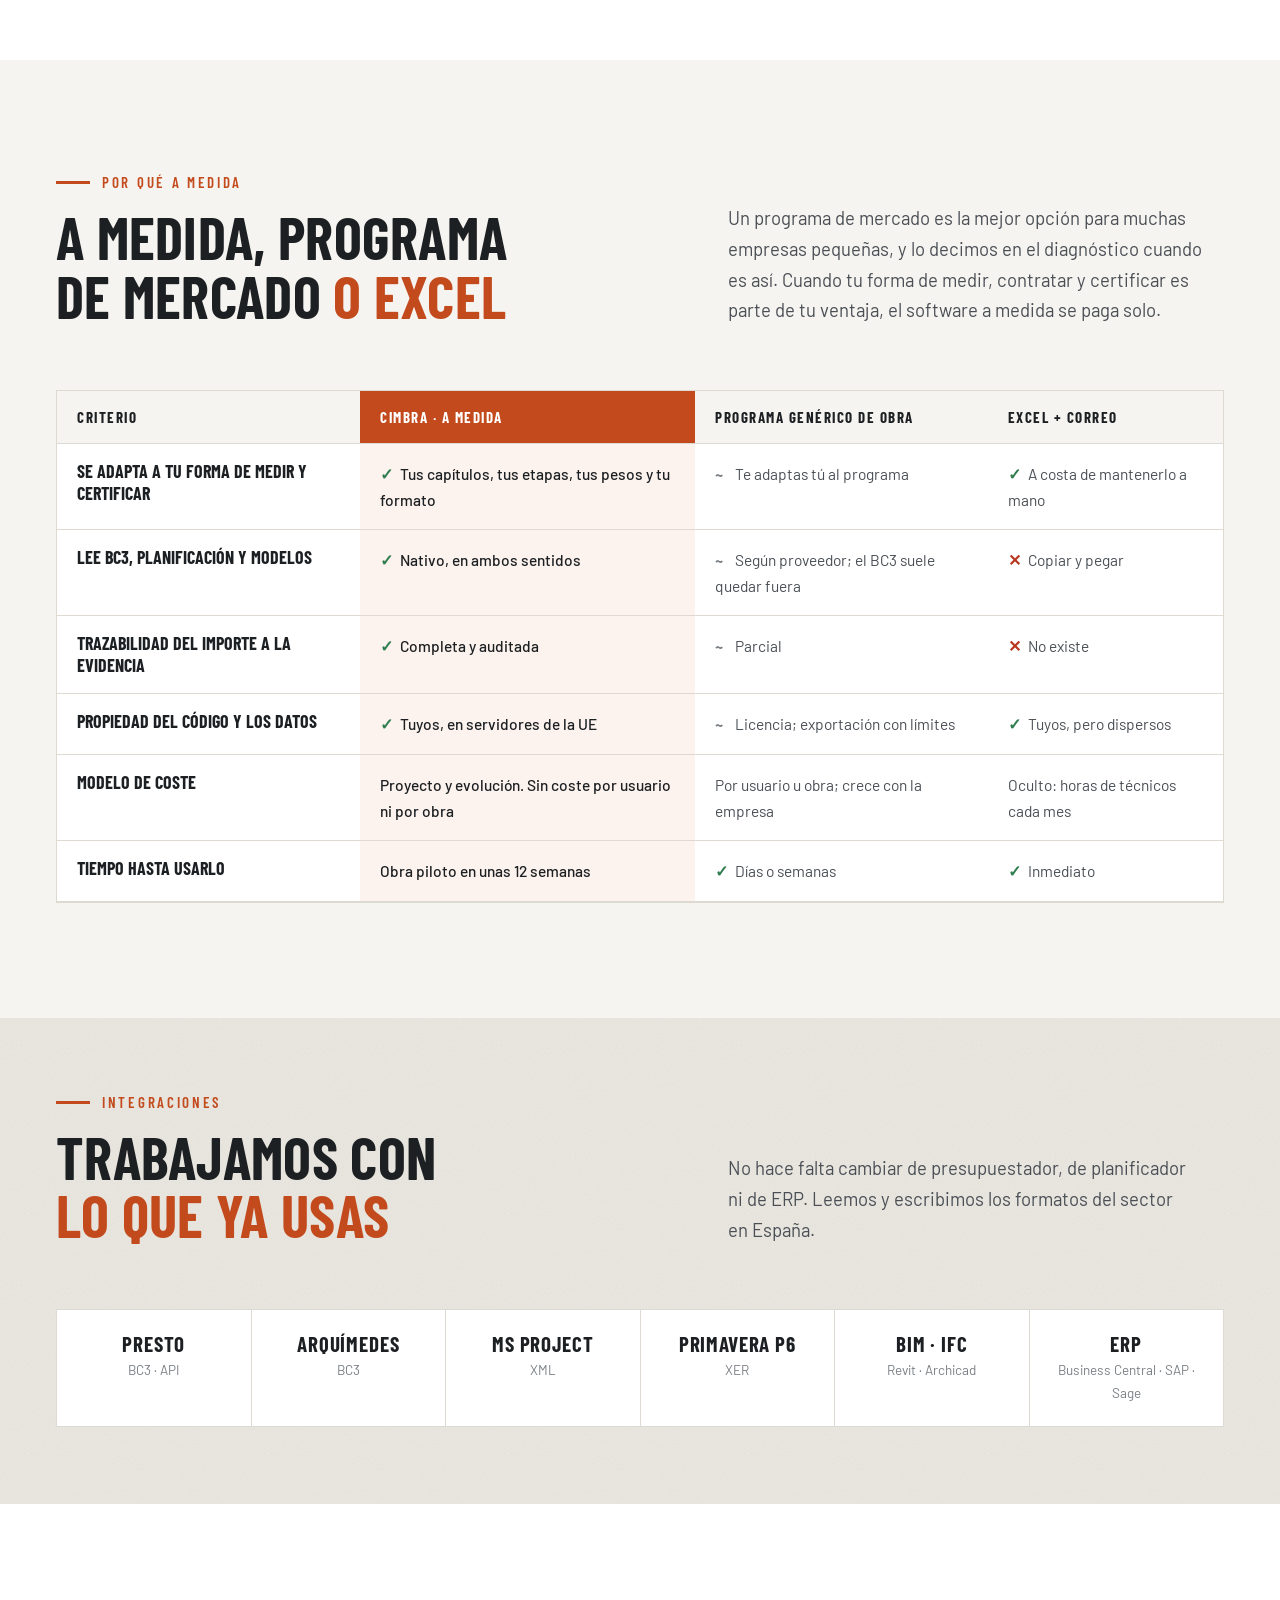
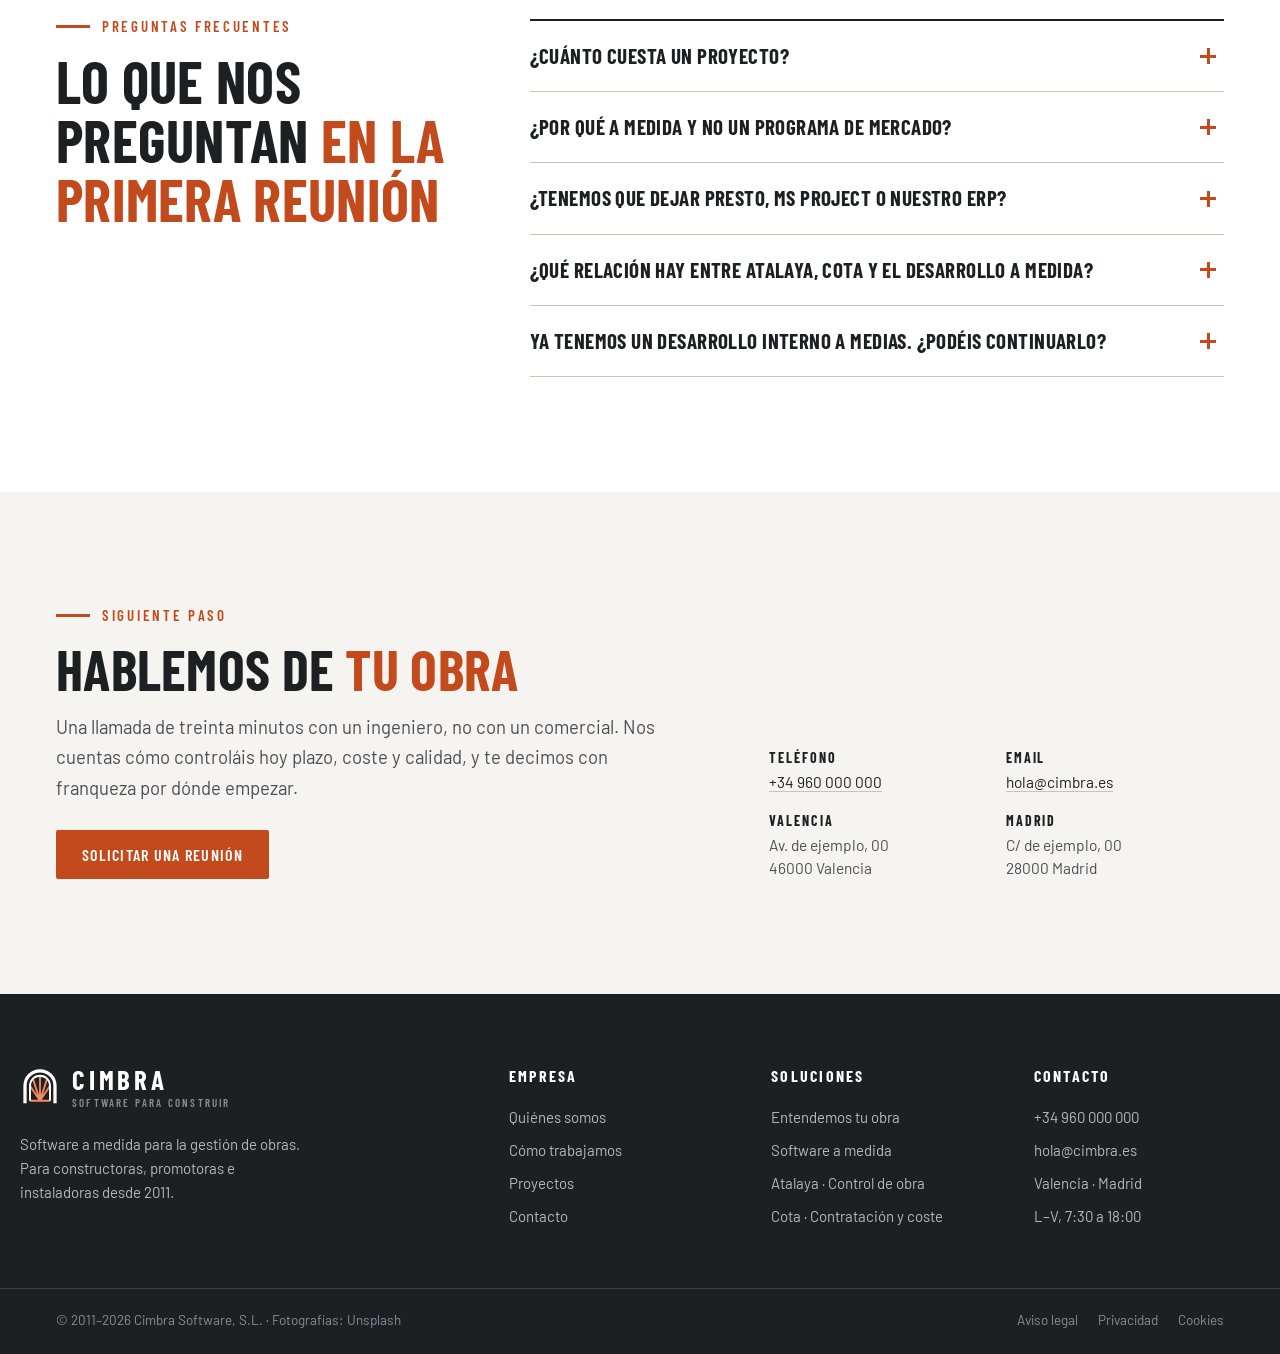
<file: soluciones.html>
<!doctype html>
<html lang="es">
<head>
<meta charset="utf-8">
<meta name="viewport" content="width=device-width, initial-scale=1, viewport-fit=cover">
<title>Soluciones a medida · Cimbra</title>
<meta name="description" content="Software a medida para constructoras: control de obra, contratación, planificación, certificaciones, CAE, partes diarios, calidad y postventa. Integrado con Presto, MS Project y tu ERP.">
<meta name="theme-color" content="#1d2023">
<meta property="og:title" content="Soluciones a medida · Cimbra">
<meta property="og:description" content="Software a medida para constructoras: control de obra, contratación, planificación, certificaciones, CAE, partes diarios, calidad y postventa. Integrado con Presto, MS Project y tu ERP.">
<link rel="icon" href="assets/img/favicon.svg" type="image/svg+xml">
<link rel="preconnect" href="https://fonts.googleapis.com">
<link rel="preconnect" href="https://fonts.gstatic.com" crossorigin>
<link rel="preconnect" href="https://images.unsplash.com">
<link rel="stylesheet" href="https://fonts.googleapis.com/css2?family=Barlow+Condensed:wght@500;600;700&family=Barlow:ital,wght@0,400;0,500;0,600;1,400&display=swap">
<link rel="stylesheet" href="assets/css/site.css">
</head>
<body>
<a class="skip" href="#main">Saltar al contenido</a>
<!-- ══ Barra superior ══ -->
<div class="topbar">
  <div class="wrap">
    <span class="tb-msg">Software a medida para constructoras y promotoras desde 2011</span>
    <a href="tel:+34960000000"><svg viewBox="0 0 24 24" fill="none" stroke="currentColor" stroke-width="2"><path d="M5 4h4l2 5-2.5 1.5a11 11 0 0 0 5 5L15 13l5 2v4a2 2 0 0 1-2 2A16 16 0 0 1 3 6a2 2 0 0 1 2-2"/></svg>+34 960 000 000</a>
    <a href="mailto:hola@cimbra.es"><svg viewBox="0 0 24 24" fill="none" stroke="currentColor" stroke-width="2"><path d="M3 5h18v14H3z"/><path d="M3 6l9 7 9-7"/></svg>hola@cimbra.es</a>
    <span class="hide-m"><svg viewBox="0 0 24 24" fill="none" stroke="currentColor" stroke-width="2"><path d="M12 21s-7-6.5-7-12a7 7 0 0 1 14 0c0 5.5-7 12-7 12z"/><circle cx="12" cy="9" r="2.5"/></svg>Valencia · Madrid</span>
  </div>
</div>

<!-- ══ Cabecera ══ -->
<header class="hdr">
  <div class="wrap">
    <a class="brand" href="index.html" aria-label="Cimbra, inicio">
      <svg viewBox="0 0 32 32" aria-hidden="true"><path d="M4 29V15a12 12 0 0 1 24 0v14" fill="none" stroke="currentColor" stroke-width="2.6"/><path d="M8 27h16M16 27L8 15M16 27l-5.7-17.7M16 27V7M16 27l5.7-17.7M16 27l8-12" fill="none" stroke="#c24a1c" stroke-width="1.5"/><path d="M8 27V15a8 8 0 0 1 16 0v12" fill="none" stroke="currentColor" stroke-width="1.5"/></svg>
      <span><b>Cimbra</b><small>Software para construir</small></span>
    </a>
    <nav class="nav" aria-label="Principal">
      <a href="obra.html">Tu obra</a>
      <a href="soluciones.html" aria-current="page">Soluciones</a>
      <a href="atalaya.html">Atalaya</a>
      <a href="cota.html">Cota</a>
      <a href="empresa.html">Empresa</a>
      <a class="btn nav-cta-m" href="contacto.html">Contacto</a>
    </nav>
    <a class="btn hdr-cta" href="contacto.html">Contacto</a>
    <button class="menu-btn" aria-label="Abrir menú" aria-expanded="false"><span></span><span></span><span></span></button>
  </div>
</header>

<main id="main">

<section class="page-head">
  <div class="wrap">
    <p class="crumbs"><a href="index.html">Inicio</a> · Soluciones</p>
    <div class="sec-mark"><span class="t">Soluciones a medida</span></div>
    <h1>Lo que desarrollamos para constructoras</h1>
    <p class="lede">Módulos que hemos construido muchas veces y que adaptamos a cada empresa. Se combinan entre sí, se apoyan en nuestros productos cuando encaja y se conectan con lo que ya usáis.</p>
  </div>
</section>
<nav class="subnav" aria-label="Secciones"><div class="wrap"><a href="#soluciones">Módulos</a><a href="#porque-a-medida">Por qué a medida</a><a href="#integraciones">Integraciones</a><a href="#faq">Preguntas</a><a href="#contacto">Contacto</a></div></nav>
<section class="sec" id="soluciones" aria-labelledby="so-t">
  <div class="wrap">
    <div class="mods">
      <article class="mod rv"><a class="ptag" href="atalaya.html">Atalaya</a><span class="ico"><svg viewBox="0 0 24 24" fill="none" stroke="currentColor" stroke-width="1.8" stroke-linejoin="round"><path d="M12 3l8 4.5v9L12 21l-8-4.5v-9z"/><path d="M12 12l8-4.5M12 12v9M12 12L4 7.5"/></svg></span><h3>Control de obra y avance</h3><p>Avance por partida, zona y etapa, validado con evidencias y ligado al modelo BIM cuando existe.</p><span class="for">Jefatura de obra · Producción</span></article>
      <article class="mod rv" style="--d:60ms"><a class="ptag" href="cota.html">Cota</a><span class="ico"><svg viewBox="0 0 24 24" fill="none" stroke="currentColor" stroke-width="1.8"><path d="M6 3h9l3 3v15H6z"/><path d="M9 10h6M9 14h6M9 18h3"/></svg></span><h3>Estudios y contratación</h3><p>Coste objetivo, petición de ofertas, comparativos homogeneizados, contratos y pedidos.</p><span class="for">Estudios · Compras</span></article>
      <article class="mod rv" style="--d:120ms"><span class="ico"><svg viewBox="0 0 24 24" fill="none" stroke="currentColor" stroke-width="1.8" stroke-linecap="round"><path d="M4 6h9M7 11h10M10 16h10"/></svg></span><h3>Planificación y suministros</h3><p>Plan aprobado frente a previsión, ruta crítica, planificación a tres semanas y fechas de pedido.</p><span class="for">Producción · Oficina técnica</span></article>
      <article class="mod rv" style="--d:180ms"><span class="ico"><svg viewBox="0 0 24 24" fill="none" stroke="currentColor" stroke-width="2"><path d="M17.5 6.6A6.5 6.5 0 1 0 17.5 17.4"/><path d="M4.5 10h8.5M4.5 14h8.5"/></svg></span><h3>Certificaciones y coste-venta</h3><p>Certificación al cliente y a subcontratas, retenciones, anticipos, acopios y conciliación de facturas.</p><span class="for">Producción · Administración</span></article>
      <article class="mod rv"><span class="ico"><svg viewBox="0 0 24 24" fill="none" stroke="currentColor" stroke-width="1.8"><path d="M12 3l7 3v6c0 4.5-3 7.5-7 9-4-1.5-7-4.5-7-9V6z"/><path d="M9 12l2 2 4-4"/></svg></span><h3>Subcontratas, CAE y PRL</h3><p>Documentación de coordinación de actividades, REA, Libro de Subcontratación y control de accesos.</p><span class="for">Jefatura de obra · PRL</span></article>
      <article class="mod rv" style="--d:60ms"><span class="ico"><svg viewBox="0 0 24 24" fill="none" stroke="currentColor" stroke-width="1.8"><rect x="6" y="3" width="12" height="18" rx="1"/><path d="M10 17h4M9 8h6M9 11h4"/></svg></span><h3>Partes diarios y app de campo</h3><p>Partes, horas, maquinaria, fotos e incidencias desde el móvil, con o sin cobertura.</p><span class="for">Encargados · Jefes de obra</span></article>
      <article class="mod rv" style="--d:120ms"><span class="ico"><svg viewBox="0 0 24 24" fill="none" stroke="currentColor" stroke-width="1.8"><path d="M4 4h16v16H4z"/><path d="M8 12l3 3 5-6"/></svg></span><h3>Calidad y documentación</h3><p>Puntos de inspección, no conformidades, planos versionados, actas y Libro del Edificio.</p><span class="for">Calidad · Oficina técnica</span></article>
      <article class="mod rv" style="--d:180ms"><span class="ico"><svg viewBox="0 0 24 24" fill="none" stroke="currentColor" stroke-width="1.8"><path d="M4 11l8-7 8 7v9h-5v-6H9v6H4z"/></svg></span><h3>Entregas y postventa</h3><p>Repasos por vivienda sobre plano, citas con compradores y garantías LOE.</p><span class="for">Promotoras · Postventa</span></article>
    </div>
  </div>
</section>
<!-- ══ Por qué a medida ══ -->
<section class="sec bone" id="porque-a-medida" aria-labelledby="co-t">
  <div class="wrap">
    <div class="sec-head">
      <div>
        <div class="sec-mark"><span class="t">Por qué a medida</span></div>
        <h2 class="h2 rv" id="co-t">A medida, programa de mercado <em class="s">o Excel</em></h2>
      </div>
      <p class="lede rv" style="--d:120ms">Un programa de mercado es la mejor opción para muchas empresas pequeñas, y lo decimos en el diagnóstico cuando es así. Cuando tu forma de medir, contratar y certificar es parte de tu ventaja, el software a medida se paga solo.</p>
    </div>
    <div class="cmp-wrap rv">
      <table class="cmp">
        <thead><tr><th scope="col">Criterio</th><th scope="col" class="us">Cimbra · a medida</th><th scope="col">Programa genérico de obra</th><th scope="col">Excel + correo</th></tr></thead>
        <tbody>
          <tr><th scope="row">Se adapta a tu forma de medir y certificar</th><td class="us"><span class="mk y">✓</span>Tus capítulos, tus etapas, tus pesos y tu formato</td><td><span class="mk m">~</span>Te adaptas tú al programa</td><td><span class="mk y">✓</span>A costa de mantenerlo a mano</td></tr>
          <tr><th scope="row">Lee BC3, planificación y modelos</th><td class="us"><span class="mk y">✓</span>Nativo, en ambos sentidos</td><td><span class="mk m">~</span>Según proveedor; el BC3 suele quedar fuera</td><td><span class="mk n">✕</span>Copiar y pegar</td></tr>
          <tr><th scope="row">Trazabilidad del importe a la evidencia</th><td class="us"><span class="mk y">✓</span>Completa y auditada</td><td><span class="mk m">~</span>Parcial</td><td><span class="mk n">✕</span>No existe</td></tr>
          <tr><th scope="row">Propiedad del código y los datos</th><td class="us"><span class="mk y">✓</span>Tuyos, en servidores de la UE</td><td><span class="mk m">~</span>Licencia; exportación con límites</td><td><span class="mk y">✓</span>Tuyos, pero dispersos</td></tr>
          <tr><th scope="row">Modelo de coste</th><td class="us">Proyecto y evolución. Sin coste por usuario ni por obra</td><td>Por usuario u obra; crece con la empresa</td><td>Oculto: horas de técnicos cada mes</td></tr>
          <tr><th scope="row">Tiempo hasta usarlo</th><td class="us">Obra piloto en unas 12 semanas</td><td><span class="mk y">✓</span>Días o semanas</td><td><span class="mk y">✓</span>Inmediato</td></tr>
        </tbody>
      </table>
    </div>
  </div>
</section>

<section class="sec tight concrete" id="integraciones" aria-labelledby="in-t">
  <div class="wrap">
    <div class="sec-head">
      <div>
        <div class="sec-mark"><span class="t">Integraciones</span></div>
        <h2 class="h2 rv" id="in-t">Trabajamos con <em class="s">lo que ya usas</em></h2>
      </div>
      <p class="lede rv" style="--d:120ms">No hace falta cambiar de presupuestador, de planificador ni de ERP. Leemos y escribimos los formatos del sector en España.</p>
    </div>
    <div class="tools rv">
      <div><b>Presto</b><span>BC3 · API</span></div>
      <div><b>Arquímedes</b><span>BC3</span></div>
      <div><b>MS Project</b><span>XML</span></div>
      <div><b>Primavera P6</b><span>XER</span></div>
      <div><b>BIM · IFC</b><span>Revit · Archicad</span></div>
      <div><b>ERP</b><span>Business Central · SAP · Sage</span></div>
    </div>
  </div>
</section>
<section class="sec" id="faq" aria-labelledby="fq-t">
  <div class="wrap faq">
    <div>
      <div class="sec-mark"><span class="t">Preguntas frecuentes</span></div>
      <h2 class="h2 rv" id="fq-t">Lo que nos preguntan <em class="s">en la primera reunión</em></h2>
    </div>
    <div class="faq-list">
      <details><summary>¿Cuánto cuesta un proyecto?</summary><p>Depende del alcance, pero siempre empezamos igual: tres semanas de diagnóstico a precio cerrado. Al terminar tienes un mapa de tus procesos y datos y una propuesta por fases con importe y criterios de aceptación. Después no hay coste por usuario ni por obra, solo un contrato de evolución y soporte.</p></details>
      <details><summary>¿Por qué a medida y no un programa de mercado?</summary><p>Si un programa de mercado encaja con cómo trabajáis, os lo diremos en el diagnóstico. El software a medida tiene sentido cuando vuestra forma de contratar, medir o certificar es parte de vuestra ventaja, cuando hay que integrar varios sistemas o cuando las licencias por usuario crecen más que la empresa.</p></details>
      <details><summary>¿Tenemos que dejar Presto, MS Project o nuestro ERP?</summary><p>No. Importamos y exportamos BC3, MS Project y Primavera, y conectamos con el ERP para que pedidos, facturas y certificaciones no se escriban dos veces.</p></details>
      <details><summary>¿Qué relación hay entre Atalaya, Cota y el desarrollo a medida?</summary><p>Atalaya y Cota son bases propias que aceleran los proyectos más habituales: control de obra y contratación. Se configuran y amplían para cada cliente. Si tu necesidad es otra, partimos de cero con el mismo método.</p></details>
      <details><summary>Ya tenemos un desarrollo interno a medias. ¿Podéis continuarlo?</summary><p>Sí, es un caso frecuente. Lo revisamos en el diagnóstico y os decimos con franqueza qué conviene conservar, qué conviene rehacer y qué puede apoyarse en uno de nuestros productos.</p></details>
    </div>
  </div>
</section>
<!-- ══ Cierre ══ -->
<section class="sec bone" id="contacto" aria-labelledby="ct-t">
  <div class="wrap closing">
    <div>
      <div class="sec-mark"><span class="t">Siguiente paso</span></div>
      <h2 id="ct-t">Hablemos de <em class="s">tu obra</em></h2>
      <p class="lede">Una llamada de treinta minutos con un ingeniero, no con un comercial. Nos cuentas cómo controláis hoy plazo, coste y calidad, y te decimos con franqueza por dónde empezar.</p>
      <div class="hero-cta"><a class="btn" href="contacto.html">Solicitar una reunión</a></div>
    </div>
    <div class="c-direct">
      <div><b>Teléfono</b><a href="tel:+34960000000">+34 960 000 000</a></div>
      <div><b>Email</b><a href="mailto:hola@cimbra.es">hola@cimbra.es</a></div>
      <div><b>Valencia</b>Av. de ejemplo, 00<br>46000 Valencia</div>
      <div><b>Madrid</b>C/ de ejemplo, 00<br>28000 Madrid</div>
    </div>
  </div>
</section>

</main>

<!-- ══ Pie ══ -->
<footer class="foot">
  <div class="wrap foot-top">
    <div>
      <a class="brand" href="index.html" aria-label="Cimbra, inicio">
        <svg viewBox="0 0 32 32" aria-hidden="true"><path d="M4 29V15a12 12 0 0 1 24 0v14" fill="none" stroke="currentColor" stroke-width="2.6"/><path d="M8 27h16M16 27L8 15M16 27l-5.7-17.7M16 27V7M16 27l5.7-17.7M16 27l8-12" fill="none" stroke="#f08a5d" stroke-width="1.5"/><path d="M8 27V15a8 8 0 0 1 16 0v12" fill="none" stroke="currentColor" stroke-width="1.5"/></svg>
        <span><b>Cimbra</b><small>Software para construir</small></span>
      </a>
      <p>Software a medida para la gestión de obras. Para constructoras, promotoras e instaladoras desde 2011.</p>
    </div>
    <div><h4>Empresa</h4><ul><li><a href="empresa.html">Quiénes somos</a></li><li><a href="empresa.html#metodo">Cómo trabajamos</a></li><li><a href="empresa.html#proyectos">Proyectos</a></li><li><a href="contacto.html">Contacto</a></li></ul></div>
    <div><h4>Soluciones</h4><ul><li><a href="obra.html">Entendemos tu obra</a></li><li><a href="soluciones.html">Software a medida</a></li><li><a href="atalaya.html">Atalaya · Control de obra</a></li><li><a href="cota.html">Cota · Contratación y coste</a></li></ul></div>
    <div><h4>Contacto</h4><ul><li><a href="tel:+34960000000">+34 960 000 000</a></li><li><a href="mailto:hola@cimbra.es">hola@cimbra.es</a></li><li>Valencia · Madrid</li><li>L–V, 7:30 a 18:00</li></ul></div>
  </div>
  <div class="foot-bot">
    <div class="wrap">
      <span>© 2011–2026 Cimbra Software, S.L. · Fotografías: Unsplash</span>
      <nav aria-label="Legal"><a href="#">Aviso legal</a><a href="#">Privacidad</a><a href="#">Cookies</a></nav>
    </div>
  </div>
</footer>

<script src="assets/js/site.js"></script>
</body>
</html>
</file>
<file: assets/css/site.css>
/* Cimbra · sitio corporativo
   Lenguaje visual: empresa de construcción asentada. Fotografía de obra, rotulación condensada,
   hormigón y carbón, y un único acento: minio, el naranja de la imprimación del acero. */

:root {
  --white: #ffffff;
  --bone: #f6f4f0;
  --concrete: #ebe8e2;
  --concrete-2: #dcd8d0;
  --line: #dedad2;
  --line-2: #c9c4ba;
  --char: #1d2023;
  --char-2: #292d31;
  --char-3: #353a3f;
  --char-line: #3b4146;
  --ink: #1d2023;
  --ink-2: #4a4f55;
  --ink-3: #7b8086;
  --on-char: #f1efeb;
  --on-char-2: #b7b9bb;
  --on-char-3: #8a8e92;
  --oxide: #c24a1c;
  --oxide-2: #a33d15;
  --oxide-lt: #f08a5d;
  --oxide-soft: #f6e4dc;
  --ok: #2f7d4f;
  --ok-soft: #dcebe1;
  --late: #b8381f;
  --warn-soft: #f7ead0;

  --f-head: "Barlow Condensed", "Arial Narrow", "Helvetica Neue", Arial, sans-serif;
  --f-body: "Barlow", "Helvetica Neue", Arial, sans-serif;

  --wrap: 1240px;
  --gut: clamp(16px, 4vw, 36px);
  --r: 2px;
  --ease: cubic-bezier(.2, .7, .2, 1);
  --shadow: 0 1px 2px rgba(29, 32, 35, .06), 0 10px 30px -12px rgba(29, 32, 35, .18);
  --concrete-tex: url("data:image/svg+xml,%3Csvg xmlns='http://www.w3.org/2000/svg' width='240' height='240'%3E%3Cfilter id='n'%3E%3CfeTurbulence type='fractalNoise' baseFrequency='.85' numOctaves='3' stitchTiles='stitch'/%3E%3CfeColorMatrix values='0 0 0 0 0.2 0 0 0 0 0.2 0 0 0 0 0.2 0 0 0 .07 0'/%3E%3C/filter%3E%3Crect width='240' height='240' filter='url(%23n)'/%3E%3C/svg%3E");
  color-scheme: light;
}

*, *::before, *::after { box-sizing: border-box; }
html { -webkit-text-size-adjust: 100%; scroll-behavior: smooth; scroll-padding-top: 96px; }
body { margin: 0; background: var(--white); color: var(--ink); font: 400 17px/1.65 var(--f-body); -webkit-font-smoothing: antialiased; overflow-x: hidden; }
img, svg { display: block; max-width: 100%; }
a { color: inherit; }
h1, h2, h3, h4 { font-family: var(--f-head); font-weight: 700; margin: 0; line-height: 1.05; letter-spacing: .005em; text-wrap: balance; }
p { margin: 0; text-wrap: pretty; }
ul, ol { margin: 0; padding: 0; list-style: none; }
button, input, select, textarea { font: inherit; color: inherit; }
:focus-visible { outline: 2px solid var(--oxide); outline-offset: 3px; }
::selection { background: var(--oxide); color: #fff; }
.wrap { width: 100%; max-width: var(--wrap); margin: 0 auto; padding: 0 var(--gut); }
.skip { position: absolute; left: 12px; top: -60px; background: var(--oxide); color: #fff; padding: 10px 14px; z-index: 100; font-weight: 600; text-decoration: none; }
.skip:focus { top: 12px; }

/* ── Botones ── */
.btn {
  --bg: var(--oxide); --fg: #fff; --bd: var(--oxide);
  display: inline-flex; align-items: center; gap: 10px; padding: 14px 24px; border-radius: var(--r);
  background: var(--bg); color: var(--fg); border: 2px solid var(--bd); text-decoration: none; cursor: pointer;
  font: 600 16px/1.1 var(--f-head); letter-spacing: .08em; text-transform: uppercase; white-space: nowrap;
  transition: background .2s, color .2s, border-color .2s;
}
.btn svg { width: 15px; height: 15px; transition: transform .25s var(--ease); }
.btn:hover { --bg: var(--oxide-2); --bd: var(--oxide-2); }
.btn:hover svg { transform: translateX(3px); }
.btn-dark { --bg: var(--char); --fg: #fff; --bd: var(--char); }
.btn-dark:hover { --bg: var(--char-3); --bd: var(--char-3); }
.btn-line { --bg: transparent; --fg: var(--ink); --bd: var(--ink); }
.btn-line:hover { --bg: var(--ink); --fg: #fff; --bd: var(--ink); }
.on-dark .btn-line, .hero .btn-line, .p-hero .btn-line { --fg: #fff; --bd: rgba(255, 255, 255, .7); }
.on-dark .btn-line:hover, .hero .btn-line:hover, .p-hero .btn-line:hover { --bg: #fff; --fg: var(--ink); --bd: #fff; }
.link-more { display: inline-flex; align-items: center; gap: 8px; font: 600 15px var(--f-head); letter-spacing: .1em; text-transform: uppercase; color: var(--oxide); text-decoration: none; }
.link-more svg { width: 14px; height: 14px; transition: transform .25s var(--ease); }
.link-more:hover svg { transform: translateX(4px); }

/* ── Barra superior y cabecera ── */
.topbar { background: var(--char); color: var(--on-char-2); font-size: 13.5px; }
.topbar .wrap { display: flex; align-items: center; gap: 28px; min-height: 38px; }
.topbar .tb-msg { margin-right: auto; }
.topbar a { color: var(--on-char); text-decoration: none; }
.topbar a:hover { color: #fff; text-decoration: underline; }
.topbar svg { width: 14px; height: 14px; display: inline-block; vertical-align: -2px; margin-right: 6px; color: var(--oxide-lt); }
@media (max-width: 860px) { .topbar .tb-msg, .topbar .hide-m { display: none; } .topbar .wrap { gap: 18px; justify-content: center; } }

.hdr { position: sticky; top: 0; z-index: 50; background: var(--white); border-bottom: 1px solid var(--line); transition: box-shadow .3s; }
.hdr.solid { box-shadow: 0 6px 24px -12px rgba(29, 32, 35, .25); }
.hdr .wrap { display: flex; align-items: center; gap: 28px; height: 80px; }
.brand { display: inline-flex; align-items: center; gap: 12px; text-decoration: none; color: var(--ink); flex: none; }
.brand svg { width: 40px; height: 40px; }
.brand b { display: block; font: 700 27px/1 var(--f-head); letter-spacing: .14em; text-transform: uppercase; }
.brand small { display: block; font: 600 11px/1 var(--f-head); letter-spacing: .2em; text-transform: uppercase; color: var(--ink-3); margin-top: 4px; }
.nav { display: flex; align-items: center; gap: 2px; margin-left: auto; }
.nav a { text-decoration: none; font: 600 15.5px/1 var(--f-head); letter-spacing: .08em; text-transform: uppercase; padding: 10px 11px; color: var(--ink-2); position: relative; transition: color .2s; }
.nav a:hover, .nav a[aria-current="page"] { color: var(--ink); }
.nav a::after { content: ""; position: absolute; left: 11px; right: 11px; bottom: 2px; height: 2px; background: var(--oxide); transform: scaleX(0); transform-origin: left; transition: transform .3s var(--ease); }
.nav a:hover::after, .nav a[aria-current="page"]::after { transform: scaleX(1); }
.hdr .btn { padding: 12px 18px; font-size: 15px; }
.menu-btn { display: none; margin-left: auto; background: none; border: 0; width: 44px; height: 44px; cursor: pointer; padding: 10px; color: var(--ink); }
.menu-btn span { display: block; height: 2px; background: currentColor; margin: 6px 0; transition: transform .3s var(--ease), opacity .2s; }
.menu-open .menu-btn span:nth-child(1) { transform: translateY(8px) rotate(45deg); }
.menu-open .menu-btn span:nth-child(2) { opacity: 0; }
.menu-open .menu-btn span:nth-child(3) { transform: translateY(-8px) rotate(-45deg); }
.nav .nav-cta-m { display: none; }
@media (max-width: 1120px) {
  .menu-btn { display: block; }
  .hdr .nav, .hdr .hdr-cta { display: none; }
  .hdr .wrap { height: 68px; }
  .brand b { font-size: 23px; } .brand svg { width: 34px; height: 34px; }
  .menu-open .hdr .nav { display: flex; flex-direction: column; align-items: stretch; position: fixed; top: 68px; left: 0; right: 0; bottom: 0; background: var(--white); padding: 12px var(--gut) 32px; overflow-y: auto; border-top: 1px solid var(--line); }
  .menu-open .hdr .nav a { font-size: 24px; padding: 18px 0; border-bottom: 1px solid var(--line); color: var(--ink); }
  .menu-open .hdr .nav a::after { display: none; }
  .menu-open .nav .nav-cta-m { display: inline-flex; justify-content: center; margin-top: 24px; border-bottom: 0; color: #fff; font-size: 17px; padding: 16px; }
  .menu-open { overflow: hidden; }
}

/* ── Etiquetas y cabeceras de sección ── */
.label { font: 600 14px/1.3 var(--f-head); letter-spacing: .16em; text-transform: uppercase; color: var(--oxide); }
.on-dark .label { color: var(--oxide-lt); }
.tick { display: inline-flex; align-items: center; gap: 10px; }
.tick::before { content: ""; width: 10px; height: 10px; background: var(--oxide); flex: none; }
.sec { padding: clamp(72px, 9vw, 120px) 0; position: relative; }
.sec.tight { padding: clamp(56px, 6vw, 80px) 0; }
.paper-2, .concrete { background: var(--concrete) var(--concrete-tex); }
.bone { background: var(--bone); }
.on-dark { background: var(--char) var(--concrete-tex); color: var(--on-char); }
.sec-head { display: grid; grid-template-columns: minmax(0, 6fr) minmax(0, 5fr); gap: 24px clamp(32px, 6vw, 88px); align-items: end; margin-bottom: clamp(40px, 5vw, 64px); }
.sec-mark { display: flex; align-items: center; gap: 12px; margin-bottom: 18px; }
.sec-mark::before { content: ""; width: 34px; height: 3px; background: var(--oxide); }
.sec-mark .n, .sec-mark .r { display: none; }
.sec-mark .t { font: 600 15px/1 var(--f-head); letter-spacing: .18em; text-transform: uppercase; color: var(--oxide); }
.on-dark .sec-mark .t { color: var(--oxide-lt); }
.h2 { font-size: clamp(38px, 4.6vw, 60px); line-height: 1; text-transform: uppercase; }
em.s { font-style: normal; color: var(--oxide); }
.on-dark em.s, .hero em.s, .p-hero em.s { color: var(--oxide-lt); }
.lede { font-size: clamp(17.5px, 1.45vw, 19.5px); line-height: 1.65; color: var(--ink-2); max-width: 60ch; }
.on-dark .lede { color: var(--on-char-2); }
@media (max-width: 860px) { .sec-head { grid-template-columns: 1fr; } }

/* ── Héroe fotográfico ── */
.hero { position: relative; color: #fff; background: var(--char); isolation: isolate; overflow: hidden; }
.hero-bg { position: absolute; inset: 0; z-index: -2; }
.hero-bg img { width: 100%; height: 100%; object-fit: cover; object-position: center 40%; }
.hero::before { content: ""; position: absolute; inset: 0; z-index: -1; background: linear-gradient(90deg, rgba(20, 22, 24, .93) 0%, rgba(20, 22, 24, .8) 45%, rgba(20, 22, 24, .3) 100%), linear-gradient(0deg, rgba(20, 22, 24, .5), transparent 40%); }
.hero .wrap { padding-top: clamp(80px, 10vw, 140px); padding-bottom: clamp(130px, 13vw, 180px); }
.hero-eyebrow { margin-bottom: 22px; color: var(--oxide-lt); }
.hero h1 { font-size: clamp(46px, 6.4vw, 88px); line-height: .95; text-transform: uppercase; max-width: 16ch; }
.hero .lede { margin-top: 26px; color: #dcdad6; max-width: 58ch; font-size: clamp(18px, 1.6vw, 21px); }
.hero-cta { display: flex; gap: 14px; flex-wrap: wrap; margin-top: 36px; }

/* pilares superpuestos al héroe */
.pillars { position: relative; z-index: 2; margin-top: -88px; }
.pillars .wrap > div { display: grid; grid-template-columns: repeat(3, minmax(0, 1fr)); background: var(--white); box-shadow: 0 20px 50px -20px rgba(29, 32, 35, .35); border-top: 4px solid var(--oxide); }
.pillar { padding: 30px 30px 32px; display: grid; grid-template-columns: 52px 1fr; gap: 6px 18px; }
.pillar + .pillar { border-left: 1px solid var(--line); }
.pillar .ic { grid-row: span 2; width: 52px; height: 52px; background: var(--concrete); display: grid; place-items: center; color: var(--oxide); }
.pillar .ic svg { width: 26px; height: 26px; }
.pillar h3 { font-size: 23px; text-transform: uppercase; }
.pillar p { font-size: 15.5px; color: var(--ink-2); line-height: 1.55; }
@media (max-width: 900px) { .pillars .wrap > div { grid-template-columns: 1fr; } .pillar + .pillar { border-left: 0; border-top: 1px solid var(--line); } .pillars { margin-top: -60px; } }

/* ── Bloque empresa ── */
.about { display: grid; grid-template-columns: minmax(0, 6fr) minmax(0, 5fr); gap: clamp(36px, 6vw, 80px); align-items: center; }
.about-txt .h2 { margin-bottom: 22px; }
.about-txt p + p { margin-top: 16px; }
.about-txt > p { color: var(--ink-2); }
.sign { margin-top: 28px; display: flex; align-items: center; gap: 14px; }
.sign b { display: block; font: 700 18px var(--f-head); text-transform: uppercase; letter-spacing: .04em; }
.sign span { color: var(--ink-3); font-size: 15px; }
.sign .av { width: 52px; height: 52px; background: var(--char); color: #fff; display: grid; place-items: center; font: 700 18px var(--f-head); letter-spacing: .06em; flex: none; }
.about-img { position: relative; }
.about-img img { width: 100%; aspect-ratio: 4 / 4.4; object-fit: cover; }
.about-img .badge { position: absolute; left: -28px; bottom: 32px; background: var(--oxide); color: #fff; padding: 22px 26px; box-shadow: var(--shadow); }
.about-img .badge b { display: block; font: 700 58px/0.9 var(--f-head); }
.about-img .badge span { display: block; font: 600 14px/1.2 var(--f-head); letter-spacing: .12em; text-transform: uppercase; margin-top: 6px; }
@media (max-width: 900px) { .about { grid-template-columns: 1fr; } .about-img .badge { left: 12px; } }

/* Cifras */
.figs-band { background: var(--char) var(--concrete-tex); color: #fff; }
.figs-row { display: grid; grid-template-columns: repeat(4, minmax(0, 1fr)); }
.figs-row > div { padding: 44px 24px 46px; text-align: center; }
.figs-row > div + div { border-left: 1px solid var(--char-line); }
.fig-n { font: 700 clamp(48px, 5vw, 68px)/1 var(--f-head); font-variant-numeric: tabular-nums; }
.fig-n sup { font-size: .45em; vertical-align: top; position: relative; top: .2em; color: var(--oxide-lt); margin-left: 2px; }
.fig-t { margin: 10px auto 0; font: 600 15px/1.3 var(--f-head); letter-spacing: .1em; text-transform: uppercase; color: var(--on-char-2); max-width: 22ch; }
@media (max-width: 800px) { .figs-row { grid-template-columns: 1fr 1fr; } .figs-row > div:nth-child(3) { border-left: 0; } .figs-row > div:nth-child(n+3) { border-top: 1px solid var(--char-line); } }

/* ── Entendemos tu obra: fases ── */
.phases { display: grid; grid-template-columns: minmax(0, 4fr) minmax(0, 8fr); background: var(--white); box-shadow: var(--shadow); border: 1px solid var(--line); }
.ph-tabs { background: var(--char); display: flex; flex-direction: column; }
.ph-tab { display: grid; grid-template-columns: 54px 1fr; align-items: center; gap: 4px; text-align: left; padding: 20px 24px 20px 22px; background: none; border: 0; border-bottom: 1px solid var(--char-line); color: var(--on-char-2); cursor: pointer; position: relative; transition: background .2s, color .2s; flex: 1; }
.ph-tab:last-child { border-bottom: 0; }
.ph-tab .n { font: 700 30px/1 var(--f-head); color: var(--on-char-3); transition: color .2s; }
.ph-tab .t { font: 600 19px/1.15 var(--f-head); letter-spacing: .05em; text-transform: uppercase; }
.ph-tab:hover { background: var(--char-2); color: #fff; }
.ph-tab[aria-selected="true"] { background: var(--oxide); color: #fff; }
.ph-tab[aria-selected="true"] .n { color: #fff; }
.ph-tab[aria-selected="true"]::after { content: ""; position: absolute; right: -12px; top: 50%; margin-top: -12px; border: 12px solid transparent; border-left-color: var(--oxide); border-right: 0; z-index: 1; }
.ph-panel { padding: clamp(28px, 4vw, 46px); }
.js .ph-panel[hidden] { display: none; }
.ph-panel .label { font-size: 13.5px; }
.ph-panel h3 { font-size: clamp(30px, 3vw, 40px); text-transform: uppercase; margin-top: 8px; }
.ph-panel .what { margin-top: 12px; color: var(--ink-2); font-size: 17px; max-width: 66ch; }
.ph-cols { display: grid; grid-template-columns: 1fr 1fr; margin-top: 26px; border: 1px solid var(--line); }
.ph-cols > div { padding: 22px 24px 24px; }
.ph-cols > div + div { border-left: 1px solid var(--line); background: var(--bone); }
.ph-cols h4 { font: 700 16px/1.2 var(--f-head); letter-spacing: .12em; text-transform: uppercase; margin-bottom: 10px; }
.ph-cols .pain h4 { color: var(--late); }
.ph-cols .fix h4 { color: var(--ok); }
.ph-cols li { position: relative; padding: 9px 0 9px 22px; font-size: 15.5px; line-height: 1.5; color: var(--ink-2); border-top: 1px dashed var(--line-2); }
.ph-cols li:first-child { border-top: 0; }
.ph-cols li::before { content: ""; position: absolute; left: 2px; top: 18px; width: 10px; height: 2px; background: var(--late); }
.ph-cols .fix li::before { background: var(--ok); }
.ph-cols li b { color: var(--ink); font-weight: 600; }
.ph-result { margin-top: 20px; display: flex; gap: 16px; align-items: baseline; padding: 16px 22px; background: var(--char); color: var(--on-char); }
.ph-result b { font: 700 15px/1.5 var(--f-head); letter-spacing: .14em; text-transform: uppercase; color: var(--oxide-lt); flex: none; }
.ph-result span { font-size: 16px; line-height: 1.5; }
@media (max-width: 960px) {
  .phases { grid-template-columns: 1fr; }
  .ph-tabs { flex-direction: row; overflow-x: auto; }
  .ph-tab { grid-template-columns: 1fr; min-width: 150px; border-bottom: 0; border-right: 1px solid var(--char-line); padding: 16px; }
  .ph-tab[aria-selected="true"]::after { display: none; }
  .ph-cols { grid-template-columns: 1fr; }
  .ph-cols > div + div { border-left: 0; border-top: 1px solid var(--line); }
}

/* ── Ritmo de obra ── */
.rhythm { display: grid; grid-template-columns: repeat(4, minmax(0, 1fr)); gap: 20px; }
.rh { background: var(--white); border-top: 4px solid var(--char); padding: 26px 24px 26px; box-shadow: var(--shadow); display: flex; flex-direction: column; gap: 12px; }
.rh.key { border-top-color: var(--oxide); }
.rh .when { font: 700 30px/1 var(--f-head); text-transform: uppercase; }
.rh .who { font: 600 13.5px var(--f-head); letter-spacing: .12em; text-transform: uppercase; color: var(--ink-3); margin-top: -4px; }
.rh ul li { padding: 7px 0 7px 18px; position: relative; font-size: 15.5px; color: var(--ink-2); border-bottom: 1px solid var(--line); line-height: 1.45; }
.rh ul li::before { content: ""; position: absolute; left: 0; top: 15px; width: 7px; height: 7px; background: var(--ink-3); }
.rh .with { margin-top: auto; padding: 14px 16px; background: var(--oxide-soft); font-size: 15px; line-height: 1.5; color: var(--ink); }
.rh .with b { display: block; font: 700 13.5px var(--f-head); letter-spacing: .12em; text-transform: uppercase; color: var(--oxide); margin-bottom: 4px; }
@media (max-width: 1000px) { .rhythm { grid-template-columns: 1fr 1fr; } }
@media (max-width: 600px) { .rhythm { grid-template-columns: 1fr; } }

/* ── Perfiles ── */
.profiles { display: grid; grid-template-columns: repeat(3, minmax(0, 1fr)); border-top: 1px solid var(--line); border-left: 1px solid var(--line); background: var(--white); }
.pf { padding: 30px 28px 32px; border-bottom: 1px solid var(--line); border-right: 1px solid var(--line); display: flex; flex-direction: column; gap: 12px; }
.pf-top { display: flex; align-items: center; gap: 14px; }
.pf-top .ic { width: 46px; height: 46px; background: var(--char); color: #fff; display: grid; place-items: center; flex: none; }
.pf-top .ic svg { width: 22px; height: 22px; }
.pf h3 { font-size: 23px; text-transform: uppercase; }
.pf .q { font-size: 17px; font-style: italic; color: var(--ink); border-left: 3px solid var(--oxide); padding-left: 14px; }
.pf p { font-size: 15.5px; color: var(--ink-2); line-height: 1.55; }
.pf p b { color: var(--ink); font-weight: 600; }
@media (max-width: 960px) { .profiles { grid-template-columns: 1fr 1fr; } }
@media (max-width: 600px) { .profiles { grid-template-columns: 1fr; } }

/* ── Soluciones (cajas con icono) ── */
.mods { display: grid; grid-template-columns: repeat(4, minmax(0, 1fr)); gap: 20px; }
.mod { background: var(--white); padding: 28px 24px 28px; display: flex; flex-direction: column; gap: 12px; position: relative; border: 1px solid var(--line); transition: border-color .25s, box-shadow .3s, transform .3s var(--ease); }
.mod:hover { border-color: var(--line-2); box-shadow: var(--shadow); transform: translateY(-3px); }
.mod .ico { width: 54px; height: 54px; display: grid; place-items: center; background: var(--concrete); color: var(--oxide); }
.mod .ico svg { width: 26px; height: 26px; }
.mod h3 { font-size: 22px; text-transform: uppercase; margin-top: 6px; }
.mod p { font-size: 15.5px; color: var(--ink-2); line-height: 1.55; }
.mod .for { margin-top: auto; padding-top: 10px; font: 600 13px/1.4 var(--f-head); letter-spacing: .1em; text-transform: uppercase; color: var(--ink-3); }
.mod .ptag { position: absolute; top: 28px; right: 20px; font: 700 12px/1 var(--f-head); letter-spacing: .14em; text-transform: uppercase; padding: 6px 9px; background: var(--char); color: #fff; text-decoration: none; }
.mod .ptag:hover { background: var(--oxide); }
@media (max-width: 1100px) { .mods { grid-template-columns: repeat(2, minmax(0, 1fr)); } }
@media (max-width: 560px) { .mods { grid-template-columns: 1fr; } }

/* ── Productos en la home ── */
.pcards { display: grid; grid-template-columns: 1fr 1fr; gap: 28px; }
.pcard { background: var(--white); color: var(--ink); display: flex; flex-direction: column; text-decoration: none; border: 1px solid var(--line); transition: box-shadow .3s, transform .4s var(--ease); }
.pcard:hover { box-shadow: 0 24px 50px -24px rgba(29, 32, 35, .4); transform: translateY(-4px); }
.pcard-vis { aspect-ratio: 16 / 9; background: var(--concrete) var(--concrete-tex); position: relative; overflow: hidden; border-bottom: 1px solid var(--line); }
.pcard-vis img { position: absolute; left: 7%; top: 10%; width: 118%; max-width: none; height: auto; box-shadow: 0 16px 40px -12px rgba(0, 0, 0, .4); transition: transform 1s var(--ease); }
.pcard:hover .pcard-vis img, .pcard:hover .cm-mini { transform: translate(-2%, -3%); }
.pcard-body { padding: 26px 28px 28px; display: flex; flex-direction: column; gap: 14px; flex: 1; }
.pcard-body > p { color: var(--ink-2); font-size: 16.5px; }
.pcard-tags { display: flex; flex-wrap: wrap; gap: 8px; }
.pcard-more { margin-top: auto; padding-top: 16px; border-top: 1px solid var(--line); display: flex; justify-content: space-between; align-items: center; font: 600 16px var(--f-head); letter-spacing: .1em; text-transform: uppercase; color: var(--oxide); }
.pcard-more svg { width: 16px; height: 16px; transition: transform .3s var(--ease); }
.pcard:hover .pcard-more svg { transform: translateX(4px); }
.cm-mini { position: absolute; left: 7%; top: 10%; width: 104%; box-shadow: 0 16px 40px -12px rgba(0, 0, 0, .4); transition: transform 1s var(--ease); font-size: 11.5px; }
.cm-mini .cm th, .cm-mini .cm td { padding: 7px 8px; }
@media (max-width: 860px) { .pcards { grid-template-columns: 1fr; } }

.prod-name { display: flex; align-items: center; gap: 14px; }
.prod-name svg { width: 42px; height: 42px; flex: none; }
.prod-name h3 { font-size: 34px; text-transform: uppercase; letter-spacing: .06em; line-height: 1; }
.prod-name small { display: block; font: 600 13px var(--f-head); letter-spacing: .14em; text-transform: uppercase; color: var(--ink-3); margin-top: 4px; }
.chip { display: inline-flex; align-items: center; padding: 5px 10px; font: 600 13px/1.2 var(--f-head); letter-spacing: .08em; text-transform: uppercase; background: var(--concrete); color: var(--ink-2); }

/* ── Método ── */
.steps { display: grid; grid-template-columns: repeat(4, minmax(0, 1fr)); }
.step { padding: 0 26px 0 0; }
.step + .step { padding-left: 26px; border-left: 1px solid var(--line-2); }
.step .n { font: 700 76px/0.85 var(--f-head); color: var(--concrete-2); display: block; margin-bottom: 18px; }
.step h3 { font-size: 25px; text-transform: uppercase; margin-bottom: 10px; }
.step p { font-size: 15.5px; color: var(--ink-2); line-height: 1.55; }
.step .meta { margin-top: 14px; font: 600 13.5px var(--f-head); letter-spacing: .12em; text-transform: uppercase; color: var(--oxide); }
@media (max-width: 900px) { .steps { grid-template-columns: 1fr 1fr; gap: 36px 0; } .step:nth-child(3) { padding-left: 0; border-left: 0; } }
@media (max-width: 560px) { .steps { grid-template-columns: 1fr; } .step + .step { padding-left: 0; border-left: 0; } }

/* ── Por qué ── */
.why { display: grid; grid-template-columns: minmax(0, 5fr) minmax(0, 6fr); gap: clamp(36px, 6vw, 80px); align-items: start; }
.why-img img { width: 100%; aspect-ratio: 4 / 4.8; object-fit: cover; }
.reasons li { display: grid; grid-template-columns: 34px 1fr; gap: 4px 14px; padding: 18px 0; border-bottom: 1px solid var(--line); }
.reasons li:first-child { padding-top: 0; }
.reasons svg { width: 26px; height: 26px; color: var(--oxide); grid-row: span 2; margin-top: 2px; }
.reasons b { font: 700 21px/1.2 var(--f-head); text-transform: uppercase; letter-spacing: .02em; }
.reasons span { font-size: 15.5px; color: var(--ink-2); line-height: 1.55; }
@media (max-width: 900px) { .why { grid-template-columns: 1fr; } .why-img img { aspect-ratio: 16 / 10; } }

/* ── Casos ── */
.cases { display: grid; grid-template-columns: repeat(3, minmax(0, 1fr)); gap: 24px; }
.case { background: var(--white); color: var(--ink); display: flex; flex-direction: column; border: 1px solid var(--line); }
.case-img { aspect-ratio: 16 / 10; overflow: hidden; }
.case-img img { width: 100%; height: 100%; object-fit: cover; transition: transform 1.2s var(--ease); }
.case:hover .case-img img { transform: scale(1.05); }
.case-body { padding: 24px 26px 26px; display: flex; flex-direction: column; gap: 12px; flex: 1; }
.case .label { font-size: 13px; }
.case h3 { font-size: 24px; text-transform: uppercase; line-height: 1.1; }
.case p { font-size: 15.5px; color: var(--ink-2); line-height: 1.55; }
.case-kpis { margin-top: auto; display: grid; grid-template-columns: 1fr 1fr; border-top: 1px solid var(--line); padding-top: 16px; }
.case-kpis div + div { padding-left: 16px; border-left: 1px solid var(--line); }
.case-kpis b { display: block; font: 700 32px/1 var(--f-head); color: var(--oxide); }
.case-kpis span { display: block; font-size: 13.5px; color: var(--ink-3); line-height: 1.35; margin-top: 6px; }
@media (max-width: 960px) { .cases { grid-template-columns: 1fr; } }

/* ── Cita con foto ── */
.quote-band { position: relative; color: #fff; isolation: isolate; overflow: hidden; }
.quote-band img.bg { position: absolute; inset: 0; width: 100%; height: 100%; object-fit: cover; z-index: -2; }
.quote-band::before { content: ""; position: absolute; inset: 0; background: rgba(20, 22, 24, .78); z-index: -1; }
.quote-band .wrap { padding-top: clamp(80px, 10vw, 130px); padding-bottom: clamp(80px, 10vw, 130px); max-width: 1000px; text-align: center; }
.quote-band blockquote { margin: 0; font: 600 clamp(28px, 3.4vw, 44px)/1.15 var(--f-head); text-transform: uppercase; }
.quote-band blockquote::before { content: "“"; display: block; font-size: 2.4em; line-height: .6; color: var(--oxide-lt); margin-bottom: 8px; }
.quote-band cite { display: block; margin-top: 26px; font: 600 15px var(--f-head); letter-spacing: .16em; text-transform: uppercase; font-style: normal; color: var(--on-char-2); }

/* ── Herramientas con las que trabajamos ── */
.tools { display: grid; grid-template-columns: repeat(6, minmax(0, 1fr)); border-top: 1px solid var(--line); border-left: 1px solid var(--line); }
.tools div { border-right: 1px solid var(--line); border-bottom: 1px solid var(--line); padding: 22px 14px; text-align: center; background: var(--white); }
.tools b { display: block; font: 700 21px/1.1 var(--f-head); text-transform: uppercase; letter-spacing: .04em; }
.tools span { display: block; font-size: 13.5px; color: var(--ink-3); margin-top: 4px; }
@media (max-width: 900px) { .tools { grid-template-columns: repeat(3, 1fr); } }
@media (max-width: 520px) { .tools { grid-template-columns: repeat(2, 1fr); } }

/* ── FAQ ── */
.faq { display: grid; grid-template-columns: minmax(0, 4fr) minmax(0, 7fr); gap: clamp(32px, 6vw, 88px); }
.faq-list { border-top: 2px solid var(--ink); }
.faq details { border-bottom: 1px solid var(--line-2); }
.faq summary { list-style: none; cursor: pointer; padding: 22px 48px 22px 0; position: relative; font: 700 21px/1.25 var(--f-head); text-transform: uppercase; letter-spacing: .02em; }
.faq summary::-webkit-details-marker { display: none; }
.faq summary::after { content: ""; position: absolute; right: 8px; top: 50%; width: 16px; height: 16px; margin-top: -8px; background: linear-gradient(var(--oxide), var(--oxide)) center / 16px 3px no-repeat, linear-gradient(var(--oxide), var(--oxide)) center / 3px 16px no-repeat; transition: transform .3s var(--ease); }
.faq details[open] summary::after { transform: rotate(45deg); }
.faq details p { padding: 0 48px 24px 0; color: var(--ink-2); font-size: 16.5px; line-height: 1.65; max-width: 70ch; }
@media (max-width: 860px) { .faq { grid-template-columns: 1fr; } }

/* ── Contacto ── */
.contact { display: grid; grid-template-columns: minmax(0, 5fr) minmax(0, 7fr); gap: clamp(32px, 6vw, 80px); }
.contact h2 { font-size: clamp(40px, 4.6vw, 60px); text-transform: uppercase; line-height: 1; }
.c-steps { margin-top: 28px; }
.c-steps li { display: grid; grid-template-columns: 46px 1fr; padding: 16px 0; border-bottom: 1px solid var(--line); font-size: 16px; color: var(--ink-2); }
.c-steps li::before { content: attr(data-n); font: 700 26px/1 var(--f-head); color: var(--oxide); }
.c-steps li b { display: block; color: var(--ink); font: 700 18px/1.3 var(--f-head); text-transform: uppercase; letter-spacing: .04em; }
.c-direct { margin-top: 30px; display: grid; grid-template-columns: 1fr 1fr; gap: 18px; }
.c-direct div { font-size: 15.5px; color: var(--ink-2); line-height: 1.5; }
.c-direct b { display: block; font: 700 14px var(--f-head); letter-spacing: .14em; text-transform: uppercase; color: var(--ink); margin-bottom: 4px; }
.c-direct a { color: var(--ink); text-decoration: none; border-bottom: 1px solid var(--line-2); }
.form { background: var(--white); border-top: 4px solid var(--oxide); box-shadow: var(--shadow); padding: clamp(24px, 3.4vw, 44px); display: grid; grid-template-columns: 1fr 1fr; gap: 20px 18px; align-content: start; }
.form h3 { grid-column: 1 / -1; font-size: 28px; text-transform: uppercase; }
.fld { display: flex; flex-direction: column; gap: 7px; }
.fld.full { grid-column: 1 / -1; }
.fld label, .fld legend { font: 600 14px var(--f-head); letter-spacing: .1em; text-transform: uppercase; color: var(--ink-2); padding: 0; }
.fld input, .fld select, .fld textarea { background: var(--bone); border: 1px solid var(--line-2); border-radius: var(--r); padding: 12px 14px; font-size: 16px; color: var(--ink); width: 100%; transition: border-color .2s, background .2s; }
.fld select { appearance: none; -webkit-appearance: none; background-image: url("data:image/svg+xml,%3Csvg xmlns='http://www.w3.org/2000/svg' width='12' height='8' viewBox='0 0 12 8'%3E%3Cpath d='M1 1l5 5 5-5' fill='none' stroke='%234a4f55' stroke-width='1.6'/%3E%3C/svg%3E"); background-repeat: no-repeat; background-position: right 14px center; padding-right: 36px; }
.fld textarea { resize: vertical; min-height: 110px; }
.fld input:focus, .fld select:focus, .fld textarea:focus { outline: none; border-color: var(--oxide); background: #fff; }
fieldset.fld { border: 0; margin: 0; padding: 0; min-width: 0; }
.opts { display: flex; flex-wrap: wrap; gap: 8px; margin-top: 4px; }
.opts label { text-transform: none; letter-spacing: 0; font: 500 15px var(--f-body); color: var(--ink-2); cursor: pointer; }
.opts input { position: absolute; opacity: 0; width: 1px; height: 1px; }
.opts span { display: inline-block; padding: 8px 14px; border: 1px solid var(--line-2); background: var(--bone); transition: all .2s; }
.opts input:checked + span { background: var(--char); border-color: var(--char); color: #fff; }
.opts input:focus-visible + span { outline: 2px solid var(--oxide); outline-offset: 2px; }
.form-foot { grid-column: 1 / -1; display: flex; justify-content: space-between; align-items: center; gap: 18px; flex-wrap: wrap; margin-top: 4px; }
.form-foot p { font-size: 13.5px; color: var(--ink-3); max-width: 44ch; line-height: 1.5; }
.form-ok { grid-column: 1 / -1; display: none; padding: 16px 18px; background: var(--ok-soft); color: var(--ok); font-weight: 500; }
.form.sent .form-ok { display: block; }
.fld.err input, .fld.err select { border-color: var(--late); background: #fff6f3; }
@media (max-width: 960px) { .contact { grid-template-columns: 1fr; } }
@media (max-width: 560px) { .form { grid-template-columns: 1fr; } .c-direct { grid-template-columns: 1fr; } }

/* ── Pie ── */
.foot { background: var(--char); color: var(--on-char-2); }
.foot-top { display: grid; grid-template-columns: minmax(0, 4fr) repeat(3, minmax(0, 2fr)); gap: 36px; padding: 72px 0 56px; }
.foot .brand { color: #fff; }
.foot .brand small { color: var(--on-char-3); }
.foot-top p { margin-top: 18px; font-size: 15px; max-width: 36ch; line-height: 1.6; }
.foot h4 { font: 700 16px var(--f-head); letter-spacing: .14em; text-transform: uppercase; color: #fff; margin-bottom: 16px; }
.foot li { padding: 4px 0; font-size: 15px; }
.foot a { text-decoration: none; transition: color .2s; }
.foot a:hover { color: #fff; }
.foot-bot { border-top: 1px solid var(--char-line); }
.foot-bot .wrap { display: flex; justify-content: space-between; gap: 16px; flex-wrap: wrap; padding-top: 20px; padding-bottom: 22px; font-size: 13.5px; color: var(--on-char-3); }
.foot-bot nav { display: flex; gap: 20px; flex-wrap: wrap; }
@media (max-width: 900px) { .foot-top { grid-template-columns: 1fr 1fr; } .foot-top > div:first-child { grid-column: 1 / -1; } }

/* ── Revelado ── */
.js .rv { opacity: 0; transform: translateY(18px); transition: opacity .8s var(--ease), transform .8s var(--ease); transition-delay: var(--d, 0ms); }
.js .rv.in { opacity: 1; transform: none; }

/* ══ Páginas de producto ═══════════════════════════ */
.p-hero { position: relative; color: #fff; background: var(--bone); isolation: isolate; overflow: hidden; padding: clamp(64px, 8vw, 110px) 0 0; }
.p-hero .hero-bg { position: absolute; left: 0; right: 0; top: 0; height: 74%; z-index: -2; }
.p-hero .hero-bg img { width: 100%; height: 100%; object-fit: cover; }
.p-hero::before { content: ""; position: absolute; left: 0; right: 0; top: 0; height: 74%; z-index: -1; background: linear-gradient(90deg, rgba(20, 22, 24, .94), rgba(20, 22, 24, .72)); }
.p-hero-top { display: grid; grid-template-columns: minmax(0, 6fr) minmax(0, 5fr); gap: 40px; align-items: end; }
.p-hero .hero-eyebrow { color: var(--oxide-lt); margin-bottom: 18px; }
.p-hero .prod-name h1 { font-size: clamp(60px, 8vw, 110px); text-transform: uppercase; letter-spacing: .06em; line-height: .9; }
.p-hero .prod-name svg { width: clamp(56px, 6vw, 84px); height: auto; }
.p-hero h2 { margin-top: 20px; font-size: clamp(26px, 2.8vw, 38px); text-transform: uppercase; line-height: 1.05; max-width: 22ch; }
.p-hero .lede { color: #dcdad6; }
.p-hero .hero-cta { margin-top: 26px; }
.p-hero-shot, .p-hero-mock { margin-top: clamp(48px, 6vw, 72px); position: relative; }
.p-hero-meta { position: absolute; z-index: 2; display: flex; flex-direction: column; gap: 2px; background: var(--white); color: var(--ink); border-top: 4px solid var(--oxide); box-shadow: var(--shadow); padding: 14px 18px; font-size: 14px; max-width: 250px; }
.p-hero-meta b { font: 700 30px/1 var(--f-head); }
.p-hero-meta span { color: var(--ink-2); }
.p-hero-meta .label { font-size: 12.5px; color: var(--oxide); }
@media (max-width: 960px) { .p-hero-top { grid-template-columns: 1fr; } .p-hero-meta { display: none; } }
@media (max-width: 560px) { .p-hero .prod-name h1 { font-size: clamp(44px, 13vw, 64px); } .p-hero .prod-name svg { width: 46px; } }

/* ventana de aplicación */
.win { background: var(--white); color: var(--ink); box-shadow: 0 30px 70px -28px rgba(20, 22, 24, .55), 0 0 0 1px rgba(29, 32, 35, .12); }
.win-bar { display: flex; align-items: center; gap: 7px; height: 32px; padding: 0 14px; background: #e6e3dd; border-bottom: 1px solid #d3cec4; }
.win-bar i { width: 10px; height: 10px; border-radius: 50%; background: #c9c3b8; }
.win-bar span { margin: 0 auto; font-size: 12px; color: var(--ink-3); background: #f3f1ec; padding: 2px 14px; transform: translateX(-16px); }
.win img { width: 100%; height: auto; }

/* para quién */
.roles { display: grid; grid-template-columns: repeat(4, minmax(0, 1fr)); gap: 20px; }
.roles > div { background: var(--white); border-top: 4px solid var(--char); padding: 26px 24px 28px; box-shadow: var(--shadow); }
.roles h3 { font-size: 23px; text-transform: uppercase; margin: 10px 0 10px; }
.roles p { font-size: 15.5px; color: var(--ink-2); line-height: 1.55; }
.roles .q { margin-top: 14px; font-style: italic; color: var(--ink); border-left: 3px solid var(--oxide); padding-left: 12px; }
@media (max-width: 960px) { .roles { grid-template-columns: 1fr 1fr; } }
@media (max-width: 560px) { .roles { grid-template-columns: 1fr; } }

/* ciclo */
.cycle { display: grid; grid-template-columns: repeat(4, minmax(0, 1fr)); gap: 22px; }
.cy-img { aspect-ratio: 4 / 3; overflow: hidden; background: var(--char-2); }
.cy-img img { width: 100%; height: 100%; object-fit: cover; transition: transform 1.2s var(--ease); }
.cy:hover .cy-img img { transform: scale(1.04); }
.cy .n { display: block; margin: 18px 0 8px; font: 700 15px var(--f-head); letter-spacing: .16em; text-transform: uppercase; color: var(--oxide-lt); }
.cy h3 { font-size: 25px; text-transform: uppercase; margin-bottom: 8px; }
.cy p { font-size: 15.5px; color: var(--on-char-2); line-height: 1.55; }
@media (max-width: 960px) { .cycle { grid-template-columns: 1fr 1fr; gap: 36px 20px; } }
@media (max-width: 560px) { .cycle { grid-template-columns: 1fr; } }

/* módulos con captura */
.feat { display: grid; grid-template-columns: minmax(0, 5fr) minmax(0, 7fr); gap: clamp(32px, 5vw, 72px); align-items: center; padding: clamp(44px, 5vw, 72px) 0; border-top: 1px solid var(--line); }
.feat:first-of-type { border-top: 0; padding-top: 0; }
.feat.flip { grid-template-columns: minmax(0, 7fr) minmax(0, 5fr); }
.feat.flip .feat-txt { order: 2; }
.feat-txt h3 { font-size: clamp(30px, 3vw, 40px); text-transform: uppercase; line-height: 1.02; margin: 14px 0 16px; }
.feat-txt > p { color: var(--ink-2); font-size: 17px; }
.feat-txt ul { margin-top: 22px; }
.feat-txt li { padding: 10px 0 10px 26px; border-top: 1px solid var(--line); font-size: 15.5px; color: var(--ink-2); position: relative; line-height: 1.5; }
.feat-txt li::before { content: ""; position: absolute; left: 0; top: 19px; width: 12px; height: 3px; background: var(--oxide); }
.feat-txt li b { color: var(--ink); font-weight: 600; }
@media (max-width: 960px) { .feat, .feat.flip { grid-template-columns: minmax(0, 1fr); } .feat.flip .feat-txt { order: 0; } .feat .win, .feat .mock { min-width: 0; } }

/* reglas de cálculo */
.rules { display: grid; grid-template-columns: 1fr 1fr; gap: 20px; }
.rule { background: var(--char-2); border-left: 4px solid var(--oxide); padding: 26px 28px 28px; }
.rule h3 { font: 700 20px var(--f-head); letter-spacing: .08em; text-transform: uppercase; color: #fff; margin-bottom: 14px; }
.rule .f { font: 500 18px/1.6 var(--f-head); letter-spacing: .02em; color: var(--on-char); background: var(--char); padding: 14px 16px; }
.rule .f i { font-style: normal; color: var(--oxide-lt); font-weight: 700; }
.rule .f b { font-weight: 700; color: #fff; }
.rule p { margin-top: 14px; font-size: 15px; color: var(--on-char-2); line-height: 1.55; }
@media (max-width: 800px) { .rules { grid-template-columns: 1fr; } }

/* arquitectura */
.arch { display: grid; grid-template-columns: repeat(3, minmax(0, 1fr)); gap: 20px; }
.arch-col { background: var(--white); border-top: 4px solid var(--char); box-shadow: var(--shadow); padding: 24px 24px 26px; display: flex; flex-direction: column; gap: 10px; }
.arch-col h3 { font-size: 23px; text-transform: uppercase; }
.arch-col li { font-size: 15px; color: var(--ink-2); padding: 8px 0; border-top: 1px solid var(--line); display: flex; justify-content: space-between; gap: 10px; }
.arch-col li span { font-size: 13.5px; color: var(--ink-3); text-align: right; }
.arch-band { grid-column: 1 / -1; background: var(--char); color: var(--on-char-2); padding: 18px 24px; display: flex; flex-wrap: wrap; gap: 10px 28px; align-items: center; font-size: 15px; }
.arch-band b { font: 700 15px var(--f-head); letter-spacing: .14em; text-transform: uppercase; color: var(--oxide-lt); }
@media (max-width: 900px) { .arch { grid-template-columns: 1fr; } }

/* planificación (Gantt) */
.gantt { border: 1px solid var(--char-line); background: var(--char-2); }
.g-scale, .g-row { display: grid; grid-template-columns: minmax(220px, 3fr) minmax(0, 9fr); }
.g-scale { border-bottom: 1px solid var(--char-line); font: 600 13px var(--f-head); letter-spacing: .1em; text-transform: uppercase; color: var(--on-char-3); }
.g-scale > div:first-child { padding: 14px 22px; }
.g-weeks { display: grid; }
.g-weeks span { padding: 14px 0 14px 8px; border-left: 1px solid var(--char-line); }
.g-row { border-bottom: 1px solid var(--char-line); }
.g-row:last-child { border-bottom: 0; }
.g-name { padding: 18px 22px; display: flex; flex-direction: column; gap: 3px; }
.g-name .label { font-size: 13px; }
.g-name b { font: 700 19px/1.2 var(--f-head); text-transform: uppercase; color: #fff; letter-spacing: .02em; }
.g-name span { font-size: 14.5px; color: var(--on-char-2); line-height: 1.45; }
.g-track { position: relative; background-image: linear-gradient(to right, var(--char-line) 1px, transparent 1px); }
.g-bar { position: absolute; top: 50%; height: 28px; margin-top: -14px; left: var(--s); width: var(--w); background: var(--char-3); border: 1px solid #5a6167; display: flex; align-items: center; padding: 0 10px; font: 600 13px var(--f-head); letter-spacing: .06em; text-transform: uppercase; color: #fff; white-space: nowrap; overflow: hidden; }
.g-bar.am { background: var(--oxide); border-color: var(--oxide); }
.g-bar.cont { width: auto; right: 0; background: repeating-linear-gradient(135deg, var(--char-3) 0 6px, transparent 6px 12px); }
.g-ms { position: absolute; top: 50%; left: var(--m); width: 14px; height: 14px; margin: -7px 0 0 -7px; background: var(--char-2); border: 2px solid var(--oxide-lt); transform: rotate(45deg); }
.g-ms-t { position: absolute; left: calc(var(--m) + 12px); top: calc(50% + 15px); font-size: 12.5px; color: var(--on-char-3); white-space: nowrap; }
.g-ms-t.l { left: auto; right: calc(100% - var(--m) + 12px); }
.js .gantt .g-bar { clip-path: inset(0 100% 0 0); transition: clip-path 1s var(--ease); transition-delay: calc(var(--i) * 160ms + 200ms); }
.js .gantt.in .g-bar { clip-path: inset(0 0 0 0); }
.gate { margin-top: 14px; font-size: 14.5px; color: var(--on-char-2); }
.gate b { color: var(--oxide-lt); }
@media (max-width: 860px) { .g-scale { display: none; } .g-row { grid-template-columns: 1fr; } .g-track { height: 54px; margin: 0 22px 22px; border: 1px solid var(--char-line); } .g-ms-t { display: none; } .g-bar:not(.am) { font-size: 0; padding: 0; } }

/* cadena de trazabilidad */
.chain { margin-top: clamp(48px, 6vw, 80px); background: var(--white); border: 1px solid var(--line); box-shadow: var(--shadow); padding: clamp(24px, 3vw, 40px); }
.chain.on-light { margin-top: 0; }
.chain-top { display: flex; justify-content: space-between; align-items: baseline; gap: 20px; flex-wrap: wrap; margin-bottom: 28px; }
.chain-top h3 { font-size: 26px; text-transform: uppercase; }
.chain-top .label { font-size: 13px; }
.chain-row { display: grid; grid-template-columns: repeat(7, minmax(0, 1fr)); position: relative; }
.chain-row::before { content: ""; position: absolute; left: 7%; right: 7%; top: 23px; height: 2px; background: repeating-linear-gradient(90deg, var(--line-2) 0 8px, transparent 8px 13px); }
.lk { display: flex; flex-direction: column; align-items: center; text-align: center; gap: 10px; position: relative; padding: 0 6px; }
.lk .node { width: 48px; height: 48px; background: var(--concrete); color: var(--ink); display: grid; place-items: center; position: relative; z-index: 1; }
.lk .node svg { width: 22px; height: 22px; }
.lk:last-child .node { background: var(--oxide); color: #fff; }
.lk div { display: flex; flex-direction: column; align-items: center; gap: 3px; }
.lk b { font: 700 17px/1.15 var(--f-head); text-transform: uppercase; letter-spacing: .02em; }
.lk span { font-size: 13px; line-height: 1.35; color: var(--ink-3); }
.chain.lit .lk .node { animation: lit .6s var(--ease) both; animation-delay: calc(var(--i) * 140ms); }
@keyframes lit { 40% { background: var(--oxide); color: #fff; } }
@media (max-width: 820px) {
  .chain-row { grid-template-columns: 1fr; gap: 14px; }
  .chain-row::before { left: 23px; right: auto; top: 20px; bottom: 20px; width: 2px; height: auto; background: repeating-linear-gradient(180deg, var(--line-2) 0 8px, transparent 8px 13px); }
  .lk { flex-direction: row; text-align: left; gap: 16px; padding: 0; }
  .lk div { align-items: flex-start; }
}

/* banda final */
.demo-band { background: var(--oxide); color: #fff; }
.demo-band .wrap { display: flex; align-items: center; justify-content: space-between; gap: 28px; flex-wrap: wrap; padding-top: 44px; padding-bottom: 44px; }
.demo-band h2 { font-size: clamp(28px, 3vw, 40px); text-transform: uppercase; max-width: 28ch; line-height: 1.05; }
.demo-band .btn { --bg: var(--char); --bd: var(--char); }
.demo-band .btn:hover { --bg: #000; --bd: #000; }

/* ── Maquetas de interfaz ── */
.cm, .mock { background: var(--white); color: var(--ink); font-size: 13px; }
.cm-head { display: flex; align-items: flex-end; justify-content: space-between; gap: 12px; padding: 16px 20px 12px; border-bottom: 1px solid var(--line); }
.cm-head h4 { font: 700 19px/1.15 var(--f-head); text-transform: uppercase; letter-spacing: .02em; }
.cm-head .label { font-size: 11.5px; display: block; margin-bottom: 3px; color: var(--ink-3); }
.cm-pill { font: 600 12px var(--f-head); letter-spacing: .06em; text-transform: uppercase; padding: 5px 9px; background: var(--ok-soft); color: var(--ok); white-space: nowrap; }
.cm table { width: 100%; border-collapse: collapse; font-variant-numeric: tabular-nums; }
.cm th { font: 600 11.5px var(--f-head); letter-spacing: .1em; text-transform: uppercase; color: var(--ink-3); text-align: right; padding: 10px; border-bottom: 1px solid var(--line); white-space: nowrap; background: var(--bone); }
.cm th:first-child, .cm td:first-child { text-align: left; padding-left: 20px; }
.cm td { padding: 9px 10px; border-bottom: 1px solid var(--concrete); text-align: right; white-space: nowrap; color: var(--ink-2); }
.cm td:first-child { color: var(--ink); }
.cm td small { display: block; color: var(--ink-3); font-size: 11.5px; }
.cm .best { background: rgba(47, 125, 79, .09); color: var(--ok); font-weight: 600; }
.cm .warn { color: var(--late); }
.cm tfoot td { font-weight: 700; color: var(--ink); border-bottom: 0; border-top: 2px solid var(--ink); padding-top: 11px; padding-bottom: 13px; }
.cm-foot { display: grid; grid-template-columns: repeat(3, 1fr); border-top: 1px solid var(--line); }
.cm-foot div { padding: 13px 20px; }
.cm-foot div + div { border-left: 1px solid var(--line); }
.cm-foot b { display: block; font: 700 24px/1.1 var(--f-head); margin-top: 2px; }
.cm-foot .label { font-size: 11.5px; color: var(--ink-3); }
.bar { height: 7px; background: var(--concrete); position: relative; overflow: hidden; min-width: 60px; }
.bar i { position: absolute; inset: 0 auto 0 0; width: var(--v); background: var(--char); }
.bar.am i { background: var(--oxide); }
.cv { padding: 18px 20px 8px; }
.cv svg { width: 100%; height: auto; }
.cv .ax { stroke: var(--line); stroke-width: 1; }
.cv text { font: 600 10px var(--f-head); letter-spacing: .04em; fill: var(--ink-3); }
.cv .prod { fill: var(--char); }
.cv .cost { fill: var(--line-2); }
.cv .mg { fill: none; stroke: var(--oxide); stroke-width: 2; }
.cv .mgd { fill: var(--oxide); }
.cv-leg { display: flex; gap: 18px; padding: 0 20px 14px; font-size: 13px; color: var(--ink-3); flex-wrap: wrap; }
.cv-leg i { display: inline-block; width: 10px; height: 10px; margin-right: 6px; vertical-align: -1px; }
.sub { display: grid; grid-template-columns: minmax(0, 1fr) auto; gap: 3px 16px; padding: 12px 20px; border-bottom: 1px solid var(--concrete); }
.sub b { color: var(--ink); font-weight: 600; font-size: 14.5px; }
.sub .m { font-size: 13px; color: var(--ink-3); }
.sub .r { text-align: right; font-variant-numeric: tabular-nums; font-weight: 700; }
.st { display: inline-block; font: 600 11.5px/1 var(--f-head); letter-spacing: .06em; text-transform: uppercase; padding: 5px 8px; }
.st.ok { background: var(--ok-soft); color: var(--ok); } .st.am { background: var(--warn-soft); color: #8a5a00; } .st.late { background: #f6dcd5; color: var(--late); }
.tbl-scroll { overflow-x: auto; }
.tbl-scroll table { min-width: 640px; }

/* Comparativa */
.cmp-wrap { overflow-x: auto; background: var(--white); border: 1px solid var(--line); }
.cmp { width: 100%; border-collapse: collapse; min-width: 760px; }
.cmp th, .cmp td { padding: 17px 20px; text-align: left; border-bottom: 1px solid var(--line); vertical-align: top; font-size: 15.5px; }
.cmp thead th { font: 700 15px var(--f-head); letter-spacing: .1em; text-transform: uppercase; background: var(--bone); }
.cmp thead th.us { background: var(--oxide); color: #fff; }
.cmp tbody th { font: 700 18px/1.2 var(--f-head); text-transform: uppercase; width: 26%; }
.cmp td.us { background: #fdf3ee; color: var(--ink); font-weight: 500; }
.cmp td { color: var(--ink-2); }
.mk { display: inline-block; width: 20px; font-weight: 700; }
.mk.y { color: var(--ok); } .mk.n { color: var(--late); } .mk.m { color: var(--ink-3); }

@media (prefers-reduced-motion: reduce) {
  html { scroll-behavior: auto; }
  *, *::before, *::after { animation-duration: .001ms !important; transition-duration: .001ms !important; }
}

/* ══ Home sobria y páginas interiores ═══════════════ */
/* cabecera de página interior */
.page-head { background: var(--bone); border-bottom: 1px solid var(--line); padding: clamp(52px, 7vw, 88px) 0; }
.page-head h1 { font-size: clamp(40px, 5vw, 66px); line-height: .98; text-transform: uppercase; max-width: 18ch; }
.page-head .lede { margin-top: 18px; }
.page-head .crumbs { font-size: 14px; color: var(--ink-3); margin-bottom: 22px; }
.page-head .crumbs a { color: inherit; text-decoration: none; }
.page-head .crumbs a:hover { color: var(--ink); }

/* héroe partido, sin superposiciones */
.hero-split { display: grid; grid-template-columns: minmax(0, 6fr) minmax(0, 5fr); gap: clamp(32px, 6vw, 80px); align-items: center; padding: clamp(48px, 6vw, 88px) 0 clamp(56px, 7vw, 96px); }
.hero-split h1 { font-size: clamp(40px, 5.2vw, 72px); line-height: .98; text-transform: uppercase; max-width: 16ch; }
.hero-split .lede { margin-top: 22px; max-width: 54ch; }
.hero-split .hero-cta { margin-top: 30px; }
.hero-split .hero-foot { display: flex; gap: 10px 28px; flex-wrap: wrap; margin-top: 36px; padding-top: 20px; border-top: 1px solid var(--line); font-size: 14.5px; color: var(--ink-3); }
.hero-split .hero-foot b { color: var(--ink); font-weight: 600; }
.hero-split figure { margin: 0; }
.hero-split img { width: 100%; aspect-ratio: 4 / 4.1; object-fit: cover; filter: saturate(.78) contrast(.98); }
.hero-split figcaption { margin-top: 10px; font-size: 13px; color: var(--ink-3); }
@media (max-width: 900px) { .hero-split { grid-template-columns: 1fr; } .hero-split img { aspect-ratio: 16 / 10; } }

/* cifras discretas */
.figs-inline { display: grid; grid-template-columns: repeat(4, minmax(0, 1fr)); border-top: 2px solid var(--ink); border-bottom: 1px solid var(--line); }
.figs-inline > div { padding: 24px 22px 26px 0; }
.figs-inline > div + div { padding-left: 22px; border-left: 1px solid var(--line); }
.figs-inline .fig-n { font-size: clamp(34px, 3.4vw, 46px); }
.figs-inline .fig-n sup { color: var(--oxide); }
.figs-inline .fig-t { margin: 6px 0 0; font: 400 15px/1.4 var(--f-body); letter-spacing: 0; text-transform: none; color: var(--ink-3); max-width: none; }
@media (max-width: 800px) { .figs-inline { grid-template-columns: 1fr 1fr; } .figs-inline > div:nth-child(3) { padding-left: 0; border-left: 0; } .figs-inline > div:nth-child(n+3) { border-top: 1px solid var(--line); } }

/* declaración de intro */
.intro { display: grid; grid-template-columns: minmax(0, 5fr) minmax(0, 7fr); gap: clamp(28px, 6vw, 88px); align-items: start; }
.intro .big { font: 500 clamp(22px, 2.1vw, 29px)/1.35 var(--f-body); color: var(--ink); text-wrap: pretty; }
.intro .big em.s { font-weight: 600; }
.intro .cols { display: grid; grid-template-columns: 1fr 1fr; gap: 24px 32px; font-size: 16px; color: var(--ink-2); line-height: 1.6; }
.intro .cols p + p { margin-top: 12px; }
@media (max-width: 900px) { .intro { grid-template-columns: 1fr; } }
@media (max-width: 600px) { .intro .cols { grid-template-columns: 1fr; } }

/* fases en lista */
.phase-list { border-top: 2px solid var(--ink); }
.phase-list li { display: grid; grid-template-columns: 52px minmax(0, 4fr) minmax(0, 7fr); gap: 8px 24px; padding: 22px 0; border-bottom: 1px solid var(--line); align-items: baseline; }
.phase-list .n { font: 700 18px var(--f-head); color: var(--oxide); }
.phase-list h3 { font-size: 22px; text-transform: uppercase; }
.phase-list p { font-size: 16px; color: var(--ink-2); line-height: 1.55; }
.phase-list p b { color: var(--ink); font-weight: 600; }
.sec-foot { margin-top: 28px; display: flex; justify-content: space-between; gap: 16px; flex-wrap: wrap; align-items: center; font-size: 15.5px; color: var(--ink-3); }
@media (max-width: 760px) { .phase-list li { grid-template-columns: 44px 1fr; } .phase-list p { grid-column: 2; } }

/* qué hacemos: tres columnas de texto */
.what { display: grid; grid-template-columns: repeat(3, minmax(0, 1fr)); gap: clamp(28px, 4vw, 56px); }
.what > div { border-top: 2px solid var(--ink); padding-top: 20px; display: flex; flex-direction: column; }
.what h3 { font-size: 25px; text-transform: uppercase; margin-bottom: 12px; }
.what p { color: var(--ink-2); font-size: 16px; line-height: 1.6; }
.what .link-more { margin-top: auto; padding-top: 18px; }
@media (max-width: 800px) { .what { grid-template-columns: 1fr; } }

/* productos en filas */
.prod-rows { border-top: 2px solid var(--ink); }
.prod-row { display: grid; grid-template-columns: minmax(0, 7fr) minmax(0, 5fr); gap: clamp(28px, 4vw, 56px); padding: 36px 0; border-bottom: 1px solid var(--line); align-items: center; text-decoration: none; color: inherit; }
.prod-row .prod-name { margin-bottom: 14px; }
.prod-row > div > p { font-size: 16.5px; color: var(--ink-2); line-height: 1.6; max-width: 56ch; }
.prod-row .link-more { margin-top: 18px; }
.prod-row .thumb { aspect-ratio: 16 / 10; overflow: hidden; border: 1px solid var(--line); background: var(--concrete) var(--concrete-tex); position: relative; }
.prod-row .thumb img { position: absolute; left: 6%; top: 8%; width: 112%; max-width: none; height: auto; box-shadow: 0 14px 36px -12px rgba(0, 0, 0, .35); transition: transform 1s var(--ease); }
.prod-row .thumb .cm-mini { left: 6%; top: 8%; width: 104%; }
.prod-row:hover .thumb img, .prod-row:hover .thumb .cm-mini { transform: translate(-1.5%, -2%); }
@media (max-width: 800px) { .prod-row { grid-template-columns: 1fr; } .prod-row .thumb { order: -1; } }

/* pasos compactos */
.steps.compact .step .n { font-size: 44px; margin-bottom: 12px; color: var(--oxide); }
.steps.compact .step h3 { font-size: 22px; }

/* cita sin foto */
.quote-plain { max-width: 880px; margin: 0 auto; text-align: center; }
.quote-plain blockquote { margin: 0; font: 500 clamp(22px, 2.3vw, 31px)/1.35 var(--f-body); color: var(--ink); }
.quote-plain blockquote::before { content: ""; display: block; width: 34px; height: 3px; background: var(--oxide); margin: 0 auto 22px; }
.quote-plain cite { display: block; margin-top: 18px; font: 600 14px var(--f-head); letter-spacing: .16em; text-transform: uppercase; font-style: normal; color: var(--ink-3); }

/* cierre / contacto breve */
.closing { display: grid; grid-template-columns: minmax(0, 7fr) minmax(0, 5fr); gap: clamp(28px, 6vw, 88px); align-items: end; }
.closing h2 { font-size: clamp(36px, 4.4vw, 58px); text-transform: uppercase; line-height: .98; }
.closing .lede { margin-top: 16px; }
.closing .hero-cta { margin-top: 26px; }
.closing .c-direct { margin-top: 0; }
@media (max-width: 900px) { .closing { grid-template-columns: 1fr; } }

/* equipo */
.team { display: grid; grid-template-columns: repeat(4, minmax(0, 1fr)); gap: 20px; }
.role { background: var(--white); border: 1px solid var(--line); padding: 24px 22px 26px; }
.role b { display: block; font: 700 44px/1 var(--f-head); color: var(--oxide); }
.role h3 { font-size: 20px; text-transform: uppercase; margin: 10px 0 8px; }
.role p { font-size: 15px; color: var(--ink-2); line-height: 1.5; }
@media (max-width: 960px) { .team { grid-template-columns: 1fr 1fr; } }
@media (max-width: 520px) { .team { grid-template-columns: 1fr; } }

/* subnavegación de página */
.subnav { border-bottom: 1px solid var(--line); background: var(--white); }
.subnav .wrap { display: flex; gap: 4px; overflow-x: auto; }
.subnav a { flex: none; padding: 14px 14px; font: 600 14.5px var(--f-head); letter-spacing: .1em; text-transform: uppercase; color: var(--ink-2); text-decoration: none; border-bottom: 2px solid transparent; }
.subnav a:hover { color: var(--ink); border-bottom-color: var(--oxide); }
</file>
